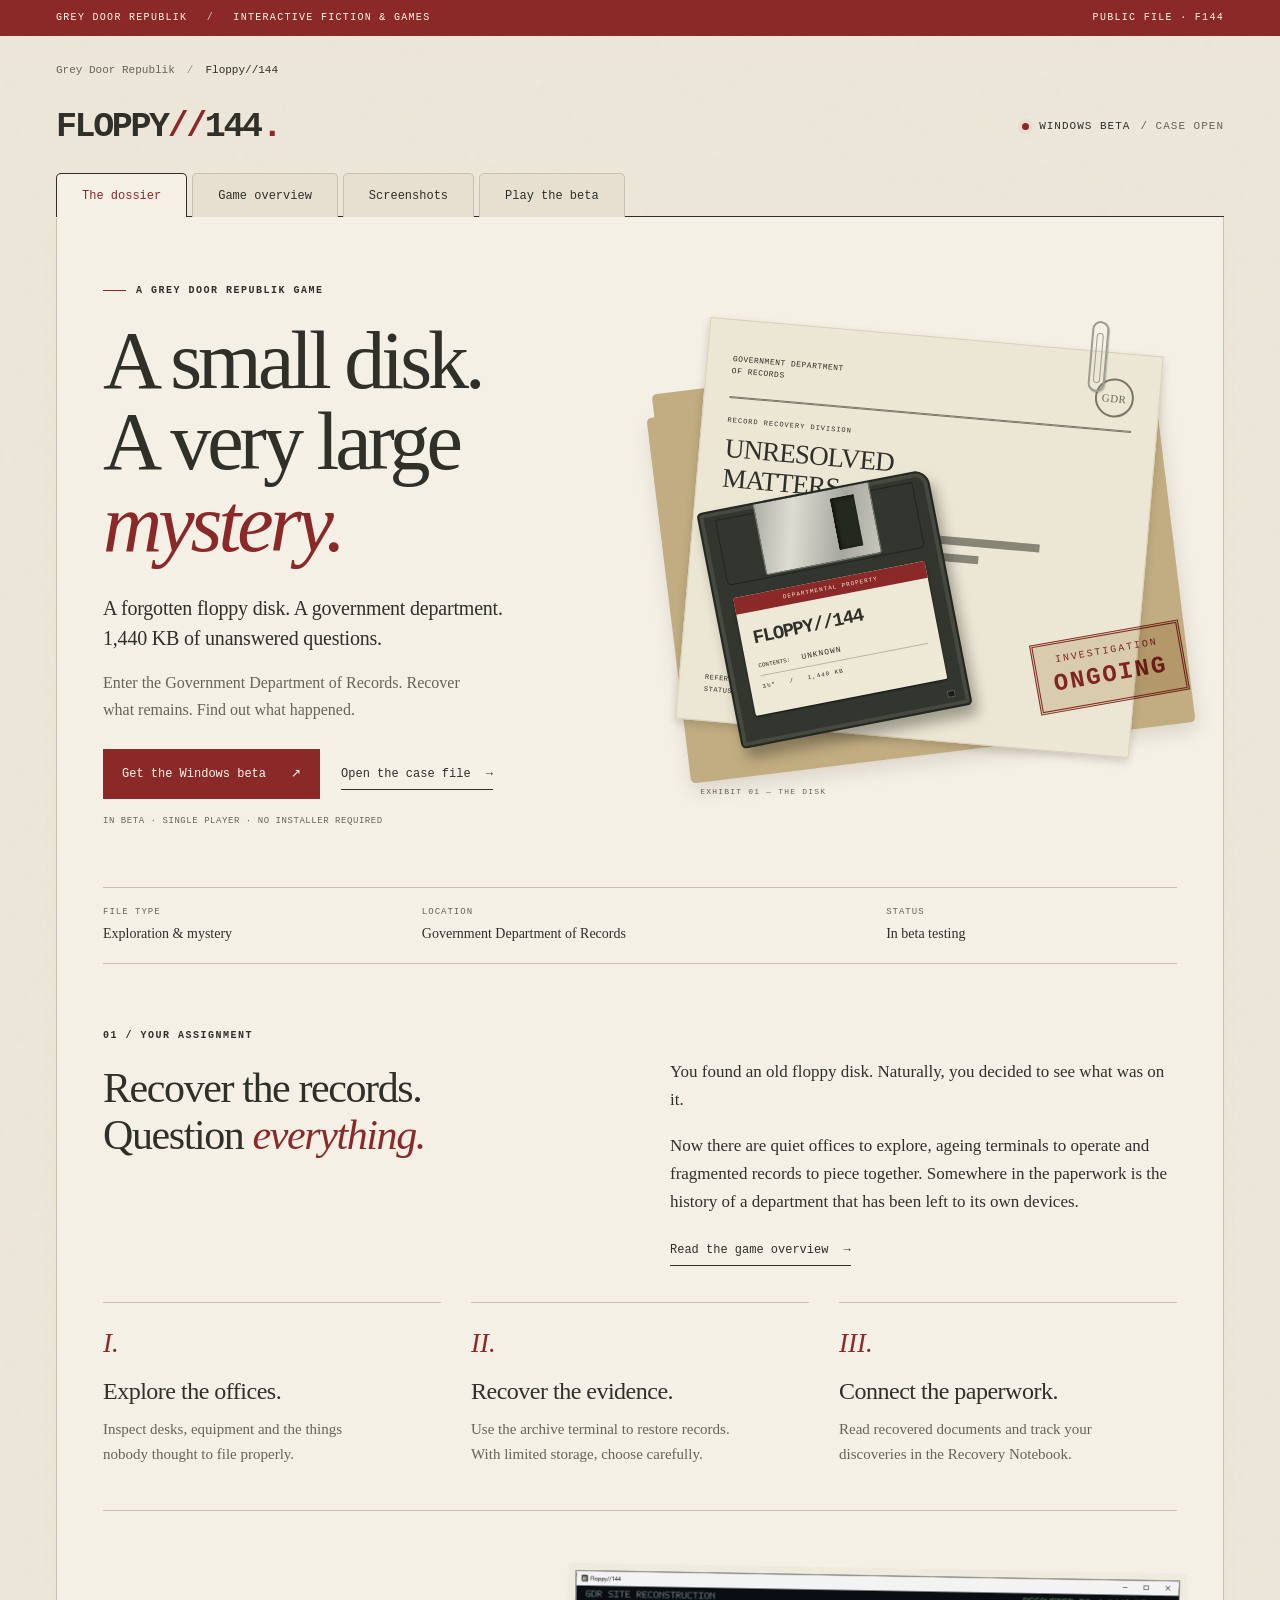
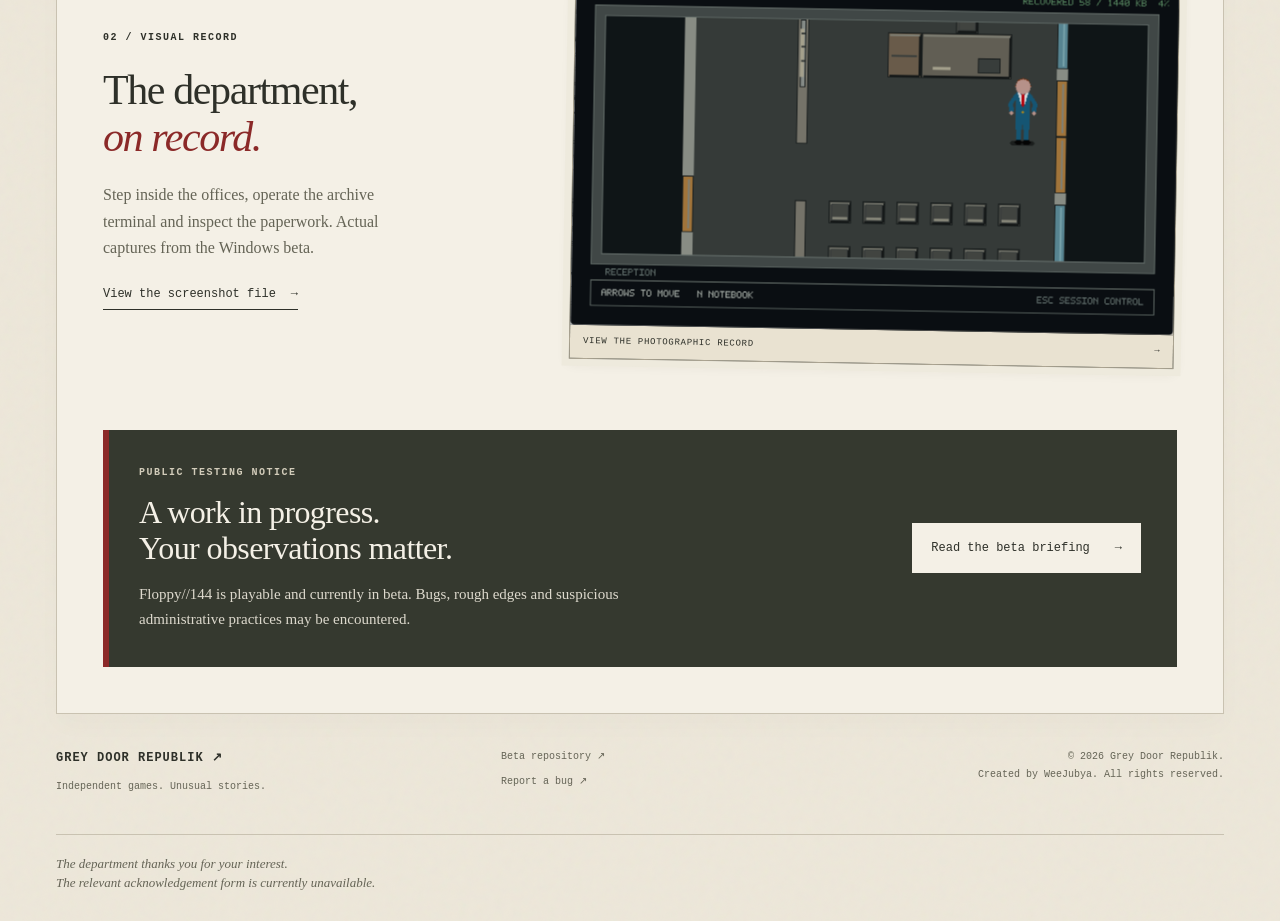
<file: index.html>
<!doctype html>
<html lang="en-GB">
<head>
<meta charset="utf-8">
<meta name="viewport" content="width=device-width, initial-scale=1">
<meta name="theme-color" content="#ede7d9">
<title>A small disk. A very large mystery. — Floppy//144</title>
<meta name="description" content="Explore the Government Department of Records in Floppy//144, a retro exploration and mystery game. Available as a standalone Windows beta.">
<link rel="canonical" href="https://greydoorrepublik.github.io/floppy144/">
<meta property="og:title" content="A small disk. A very large mystery. — Floppy//144">
<meta property="og:description" content="Explore the Government Department of Records in Floppy//144, a retro exploration and mystery game. Available as a standalone Windows beta.">
<meta property="og:type" content="website">
<meta property="og:url" content="https://greydoorrepublik.github.io/floppy144/">
<link rel="icon" href="assets/favicon.svg" type="image/svg+xml">
<link rel="stylesheet" href="assets/style.css">
</head>
<body>
<a class="skip-link" href="#main">Skip to content</a>
<div class="registry"><div class="wrap registry-inner"><span>GREY DOOR REPUBLIK <span class="registry-separator">/</span> INTERACTIVE FICTION &amp; GAMES</span><span class="registry-id">PUBLIC FILE · F144</span></div></div>
<header class="wrap site-header">
<nav class="breadcrumb" aria-label="Breadcrumb"><a href="https://greydoorrepublik.github.io/">Grey Door Republik</a><span aria-hidden="true">/</span><span aria-current="page">Floppy//144</span></nav>
<div class="masthead"><a class="wordmark" href="index.html" aria-label="Floppy 144 home">FLOPPY<span>//</span>144<span class="wordmark-dot">.</span></a><span class="edition"><span class="status-dot" aria-hidden="true"></span> WINDOWS BETA <span class="edition-detail">/ CASE OPEN</span></span></div>
<nav class="file-tabs" aria-label="Main navigation"><a href="index.html" aria-current="page">The dossier</a><a href="overview.html">Game overview</a><a href="screenshots.html">Screenshots</a><a href="beta.html">Play the beta</a></nav>
</header>
<main id="main" class="wrap" tabindex="-1">
<section class="hero" aria-labelledby="hero-title">
<div class="hero-copy"><p class="eyebrow"><span class="tiny-rule"></span> A GREY DOOR REPUBLIK GAME</p><h1 id="hero-title">A small disk.<br>A very large<br><em>mystery.</em></h1><p class="hero-intro">A forgotten floppy disk. A government department.<br class="desktop-break"> 1,440 KB of unanswered questions.</p><p class="hero-description">Enter the Government Department of Records. Recover what remains. Find out what happened.</p><div class="actions"><a class="button" href="https://github.com/GreyDoorRepublik/Floppy144-beta/releases">Get the Windows beta <span aria-hidden="true">↗</span></a><a class="text-link" href="overview.html">Open the case file <span aria-hidden="true">→</span></a></div><p class="download-note">IN BETA · SINGLE PLAYER · NO INSTALLER REQUIRED</p></div>
<div class="evidence-scene" role="img" aria-label="Illustrated evidence dossier with a floppy disk labelled Floppy 144 and a stamp reading Investigation ongoing. Decorative artwork, not a game screenshot.">
<div class="folder-back"></div><div class="case-sheet"><div class="sheet-top"><span>GOVERNMENT DEPARTMENT<br>OF RECORDS</span><span class="gdr-seal">GDR</span></div><div class="sheet-rule"></div><span class="sheet-micro">RECORD RECOVERY DIVISION</span><span class="sheet-title">UNRESOLVED<br>MATTERS.</span><div class="redacted"><i></i><i></i><i></i></div><span class="sheet-reference">REFERENCE: F144 / FILE 001<br>STATUS: AWAITING INVESTIGATION</span></div>
<div class="disk"><div class="disk-shutter"><div></div></div><div class="disk-label"><span class="disk-label-top">DEPARTMENTAL PROPERTY</span><strong>FLOPPY//144</strong><span class="disk-label-line">CONTENTS: <span>UNKNOWN</span></span><span class="disk-label-bottom">3½″ &nbsp; / &nbsp; 1,440 KB</span></div><div class="disk-hole"></div></div><div class="paperclip"></div><div class="stamp">INVESTIGATION<br><strong>ONGOING</strong></div><span class="exhibit-label">EXHIBIT 01 <span aria-hidden="true">—</span> THE DISK</span>
</div>
</section>
<div class="record-strip"><span><b>FILE TYPE</b> Exploration &amp; mystery</span><span><b>LOCATION</b> Government Department of Records</span><span><b>STATUS</b> In beta testing</span></div>
<section class="intro-grid section-space" aria-labelledby="assignment-title"><div><p class="eyebrow">01 / YOUR ASSIGNMENT</p><h2 id="assignment-title">Recover the records.<br>Question <em>everything.</em></h2></div><div class="intro-text"><p>You found an old floppy disk. Naturally, you decided to see what was on it.</p><p>Now there are quiet offices to explore, ageing terminals to operate and fragmented records to piece together. Somewhere in the paperwork is the history of a department that has been left to its own devices.</p><a class="text-link" href="overview.html">Read the game overview <span aria-hidden="true">→</span></a></div></section>
<section class="procedure-grid" aria-label="How you investigate"><article><span class="procedure-number">I.</span><h3>Explore the offices.</h3><p>Inspect desks, equipment and the things nobody thought to file properly.</p></article><article><span class="procedure-number">II.</span><h3>Recover the evidence.</h3><p>Use the archive terminal to restore records. With limited storage, choose carefully.</p></article><article><span class="procedure-number">III.</span><h3>Connect the paperwork.</h3><p>Read recovered documents and track your discoveries in the Recovery Notebook.</p></article></section>
<section class="screenshot-teaser section-space"><div><p class="eyebrow">02 / VISUAL RECORD</p><h2>The department,<br><em>on record.</em></h2><p>Step inside the offices, operate the archive terminal and inspect the paperwork. Actual captures from the Windows beta.</p><a class="text-link" href="screenshots.html">View the screenshot file <span aria-hidden="true">→</span></a></div><a href="screenshots.html#reception" class="screenshot-photo" aria-label="View the Floppy 144 screenshot gallery, starting with reception"><img src="assets/screenshots/reception.png" width="1282" height="752" alt="Floppy 144 reception area with the player beside a desk and rows of waiting chairs." loading="lazy" decoding="async"><span class="photo-open">VIEW THE PHOTOGRAPHIC RECORD <span aria-hidden="true">→</span></span></a></section>
<aside class="beta-callout"><div><p class="eyebrow">PUBLIC TESTING NOTICE</p><h2>A work in progress.<br>Your observations matter.</h2><p>Floppy//144 is playable and currently in beta. Bugs, rough edges and suspicious administrative practices may be encountered.</p></div><a class="button button-light" href="beta.html">Read the beta briefing <span aria-hidden="true">→</span></a></aside>
</main>
<footer class="wrap site-footer"><div class="footer-brand"><a href="https://greydoorrepublik.github.io/">GREY DOOR REPUBLIK <span aria-hidden="true">↗</span></a><p>Independent games. Unusual stories.</p></div><div class="footer-links"><a href="https://github.com/GreyDoorRepublik/Floppy144-beta">Beta repository <span aria-hidden="true">↗</span></a><a href="https://github.com/GreyDoorRepublik/Floppy144-beta/issues">Report a bug <span aria-hidden="true">↗</span></a></div><p class="copyright">© 2026 Grey Door Republik.<br>Created by WeeJubya. All rights reserved.</p><p class="footer-note">The department thanks you for your interest.<br>The relevant acknowledgement form is currently unavailable.</p></footer>
</body>
</html>
</file>
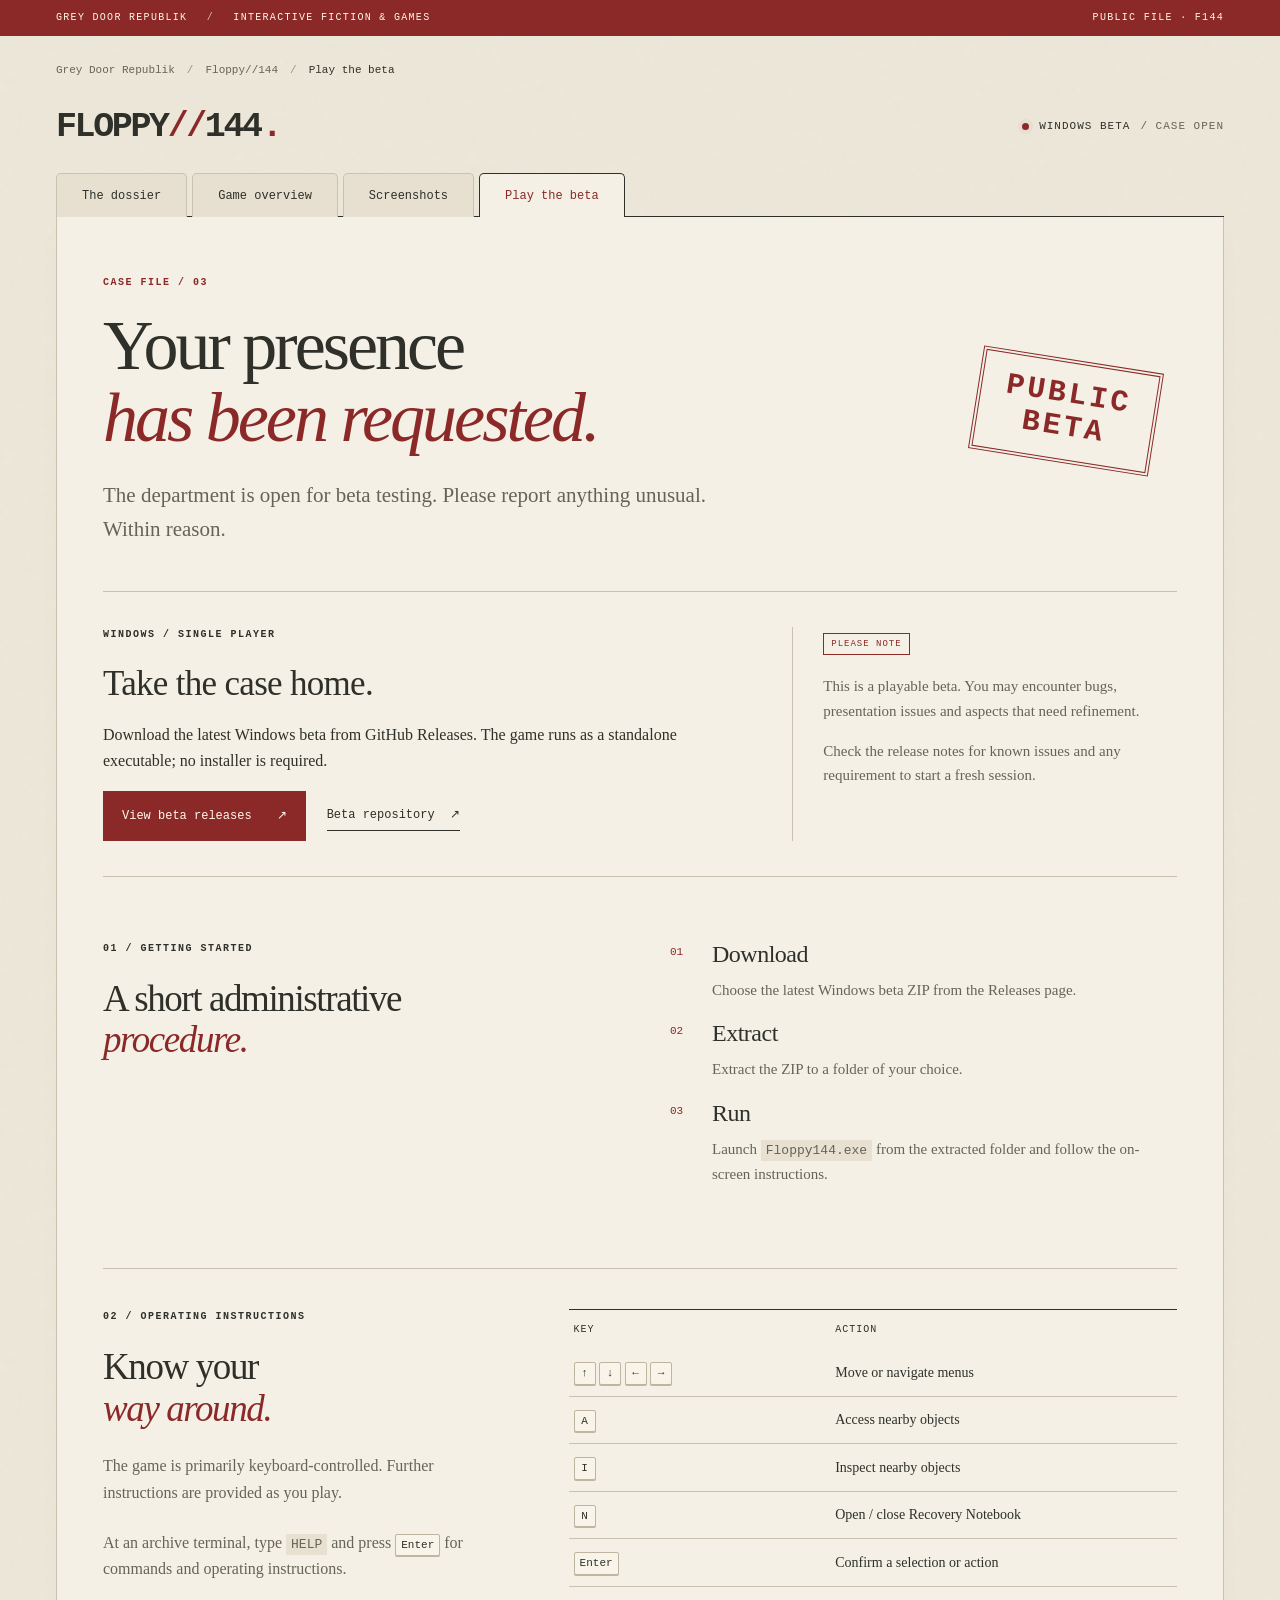
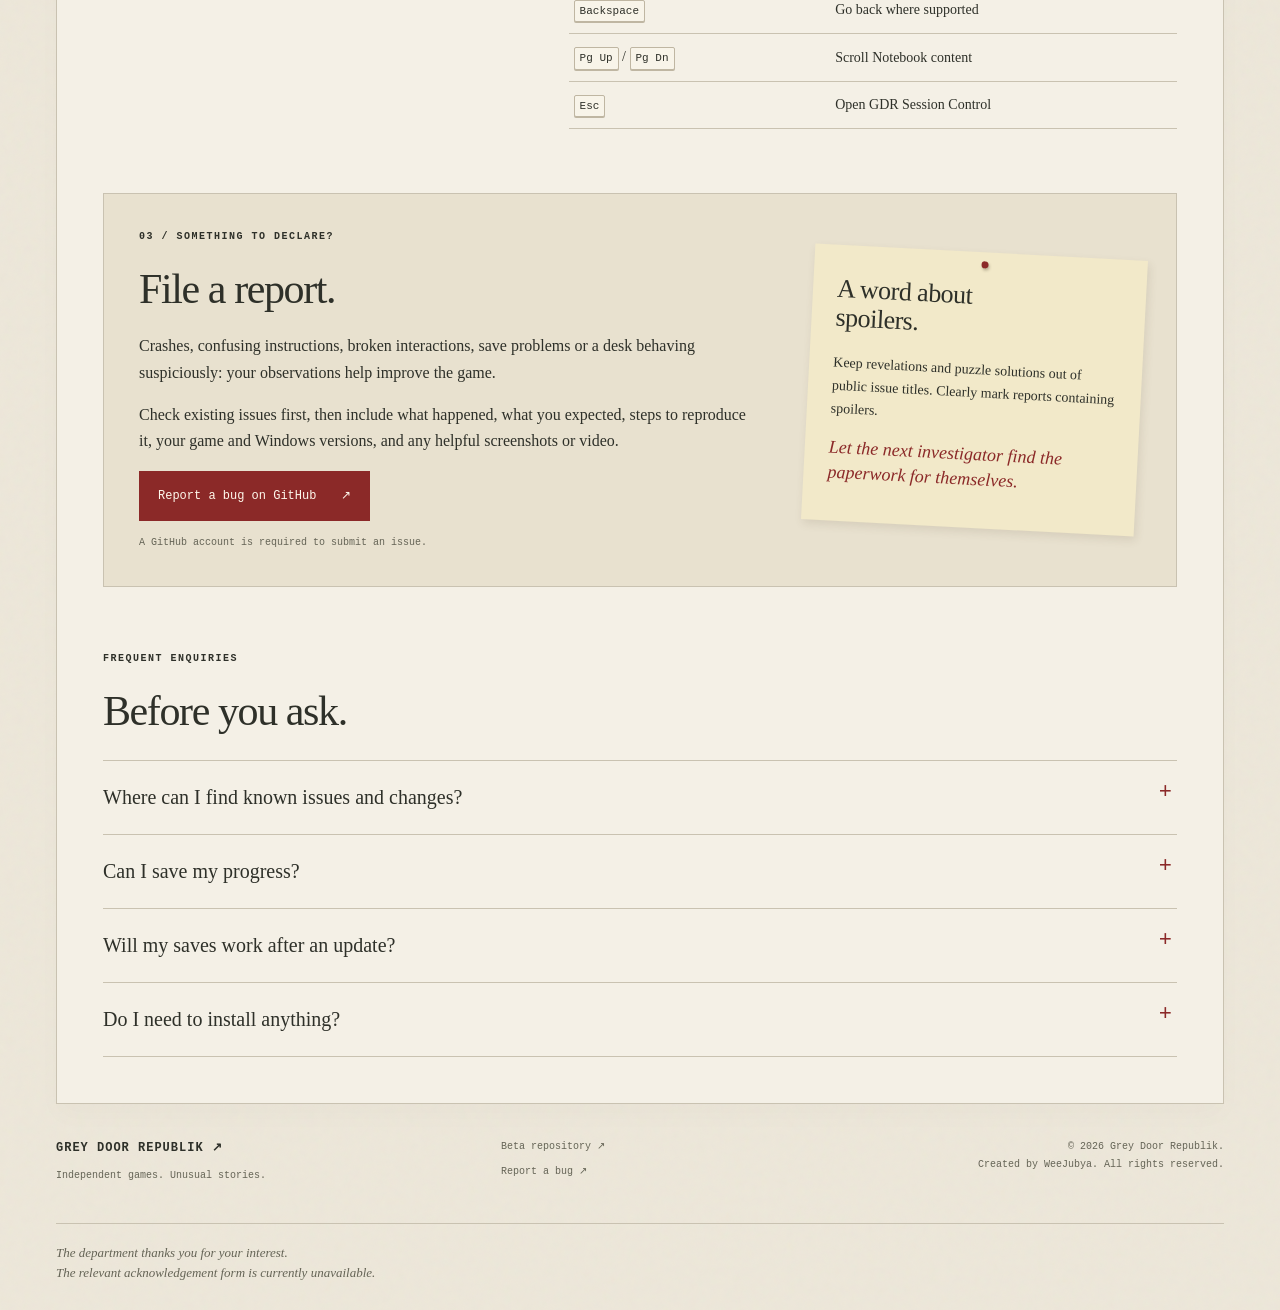
<file: beta.html>
<!doctype html>
<html lang="en-GB">
<head>
<meta charset="utf-8">
<meta name="viewport" content="width=device-width, initial-scale=1">
<meta name="theme-color" content="#ede7d9">
<title>Play the beta — Floppy//144</title>
<meta name="description" content="Download the Floppy//144 Windows beta, learn the keyboard controls and help improve the game by reporting bugs.">
<link rel="canonical" href="https://greydoorrepublik.github.io/floppy144/beta.html">
<meta property="og:title" content="Play the beta — Floppy//144">
<meta property="og:description" content="Download the Floppy//144 Windows beta, learn the keyboard controls and help improve the game by reporting bugs.">
<meta property="og:type" content="website">
<meta property="og:url" content="https://greydoorrepublik.github.io/floppy144/beta.html">
<link rel="icon" href="assets/favicon.svg" type="image/svg+xml">
<link rel="stylesheet" href="assets/style.css">
</head>
<body>
<a class="skip-link" href="#main">Skip to content</a>
<div class="registry"><div class="wrap registry-inner"><span>GREY DOOR REPUBLIK <span class="registry-separator">/</span> INTERACTIVE FICTION &amp; GAMES</span><span class="registry-id">PUBLIC FILE · F144</span></div></div>
<header class="wrap site-header">
<nav class="breadcrumb" aria-label="Breadcrumb"><a href="https://greydoorrepublik.github.io/">Grey Door Republik</a><span aria-hidden="true">/</span><a href="index.html">Floppy//144</a><span aria-hidden="true">/</span><span aria-current="page">Play the beta</span></nav>
<div class="masthead"><a class="wordmark" href="index.html" aria-label="Floppy 144 home">FLOPPY<span>//</span>144<span class="wordmark-dot">.</span></a><span class="edition"><span class="status-dot" aria-hidden="true"></span> WINDOWS BETA <span class="edition-detail">/ CASE OPEN</span></span></div>
<nav class="file-tabs" aria-label="Main navigation"><a href="index.html">The dossier</a><a href="overview.html">Game overview</a><a href="screenshots.html">Screenshots</a><a href="beta.html" aria-current="page">Play the beta</a></nav>
</header>
<main id="main" class="wrap" tabindex="-1">
<section class="page-heading beta-heading"><div><p class="eyebrow">CASE FILE / 03</p><h1>Your presence<br><em>has been requested.</em></h1><p class="page-deck">The department is open for beta testing. Please report anything unusual. Within reason.</p></div><span class="large-stamp">PUBLIC<br>BETA</span></section>
<section class="download-panel"><div><p class="eyebrow">WINDOWS / SINGLE PLAYER</p><h2>Take the case home.</h2><p>Download the latest Windows beta from GitHub Releases. The game runs as a standalone executable; no installer is required.</p><div class="actions"><a class="button" href="https://github.com/GreyDoorRepublik/Floppy144-beta/releases">View beta releases <span aria-hidden="true">↗</span></a><a class="text-link" href="https://github.com/GreyDoorRepublik/Floppy144-beta">Beta repository <span aria-hidden="true">↗</span></a></div></div><div class="beta-warning"><span class="inline-stamp">PLEASE NOTE</span><p>This is a playable beta. You may encounter bugs, presentation issues and aspects that need refinement.</p><p>Check the release notes for known issues and any requirement to start a fresh session.</p></div></section>
<section class="section-space install-section"><div><p class="eyebrow">01 / GETTING STARTED</p><h2>A short administrative<br><em>procedure.</em></h2></div><ol class="install-steps"><li><h3>Download</h3><p>Choose the latest Windows beta ZIP from the Releases page.</p></li><li><h3>Extract</h3><p>Extract the ZIP to a folder of your choice.</p></li><li><h3>Run</h3><p>Launch <code>Floppy144.exe</code> from the extracted folder and follow the on-screen instructions.</p></li></ol></section>
<section class="controls-section section-space"><div><p class="eyebrow">02 / OPERATING INSTRUCTIONS</p><h2>Know your<br><em>way around.</em></h2><p>The game is primarily keyboard-controlled. Further instructions are provided as you play.</p><p>At an archive terminal, type <code>HELP</code> and press <kbd>Enter</kbd> for commands and operating instructions.</p></div><div class="controls-table-wrap"><table class="controls-table"><caption class="visually-hidden">Floppy 144 keyboard controls</caption><thead><tr><th scope="col">Key</th><th scope="col">Action</th></tr></thead><tbody><tr><td><kbd>↑</kbd> <kbd>↓</kbd> <kbd>←</kbd> <kbd>→</kbd></td><td>Move or navigate menus</td></tr><tr><td><kbd>A</kbd></td><td>Access nearby objects</td></tr><tr><td><kbd>I</kbd></td><td>Inspect nearby objects</td></tr><tr><td><kbd>N</kbd></td><td>Open / close Recovery Notebook</td></tr><tr><td><kbd>Enter</kbd></td><td>Confirm a selection or action</td></tr><tr><td><kbd>Backspace</kbd></td><td>Go back where supported</td></tr><tr><td><kbd>Pg Up</kbd> / <kbd>Pg Dn</kbd></td><td>Scroll Notebook content</td></tr><tr><td><kbd>Esc</kbd></td><td>Open GDR Session Control</td></tr></tbody></table></div></section>
<section class="feedback-panel section-space"><div><p class="eyebrow">03 / SOMETHING TO DECLARE?</p><h2>File a report.</h2><p>Crashes, confusing instructions, broken interactions, save problems or a desk behaving suspiciously: your observations help improve the game.</p><p>Check existing issues first, then include what happened, what you expected, steps to reproduce it, your game and Windows versions, and any helpful screenshots or video.</p><a class="button" href="https://github.com/GreyDoorRepublik/Floppy144-beta/issues/new?title=%5BBeta%5D+Brief+description&amp;body=%23%23+What+happened%0A%0A%23%23+What+I+expected%0A%0A%23%23+Steps+to+reproduce%0A1.+%0A%0A%23%23+Game+version%0A%0A%23%23+Windows+version%0A%0A%23%23+Screenshots+or+video%0A%0APlease+mark+any+spoilers+clearly+and+avoid+spoilers+in+the+issue+title.">Report a bug on GitHub <span aria-hidden="true">↗</span></a><p class="small-note">A GitHub account is required to submit an issue.</p></div><aside class="report-note"><span class="note-pin" aria-hidden="true"></span><h3>A word about<br>spoilers.</h3><p>Keep revelations and puzzle solutions out of public issue titles. Clearly mark reports containing spoilers.</p><p class="handwritten">Let the next investigator find the paperwork for themselves.</p></aside></section>
<section class="faq section-space"><p class="eyebrow">FREQUENT ENQUIRIES</p><h2>Before you ask.</h2><details><summary>Where can I find known issues and changes?</summary><p>Read the release notes on <a href="https://github.com/GreyDoorRepublik/Floppy144-beta/releases">GitHub Releases</a> and check <a href="https://github.com/GreyDoorRepublik/Floppy144-beta/issues">existing issues</a> before submitting a report.</p></details><details><summary>Can I save my progress?</summary><p>Yes. Floppy//144 supports manual saving, loading and automatic saving. Press <kbd>Esc</kbd> to open GDR Session Control. You can adjust autosave frequency in Settings. Progress, your profile and settings are stored locally.</p></details><details><summary>Will my saves work after an update?</summary><p>Beta updates may occasionally require a fresh game session. Any such requirement will be noted with the release. Check those notes before updating.</p></details><details><summary>Do I need to install anything?</summary><p>No installer is required. Extract the Windows beta ZIP and run <code>Floppy144.exe</code> from the extracted folder. Do not try to launch it from inside the ZIP.</p></details></section>
</main>
<footer class="wrap site-footer"><div class="footer-brand"><a href="https://greydoorrepublik.github.io/">GREY DOOR REPUBLIK <span aria-hidden="true">↗</span></a><p>Independent games. Unusual stories.</p></div><div class="footer-links"><a href="https://github.com/GreyDoorRepublik/Floppy144-beta">Beta repository <span aria-hidden="true">↗</span></a><a href="https://github.com/GreyDoorRepublik/Floppy144-beta/issues">Report a bug <span aria-hidden="true">↗</span></a></div><p class="copyright">© 2026 Grey Door Republik.<br>Created by WeeJubya. All rights reserved.</p><p class="footer-note">The department thanks you for your interest.<br>The relevant acknowledgement form is currently unavailable.</p></footer>
</body>
</html>
</file>
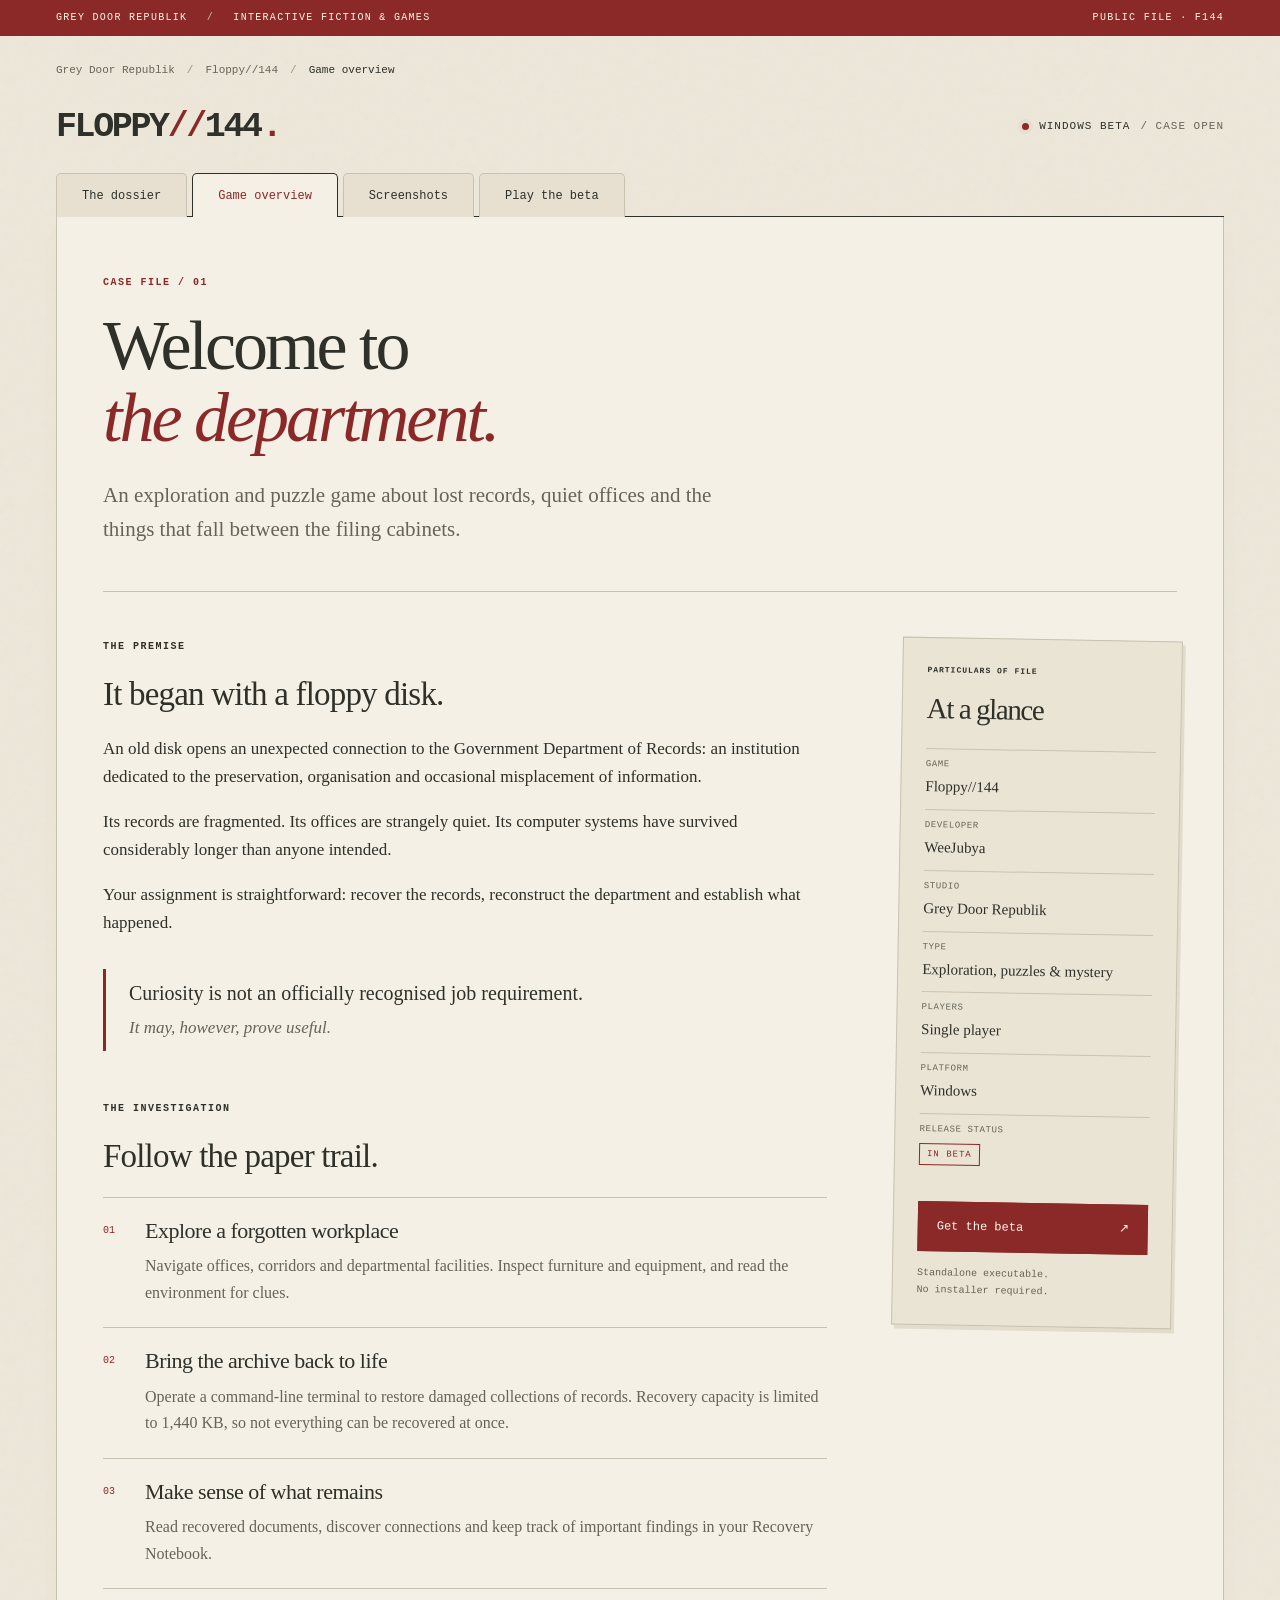
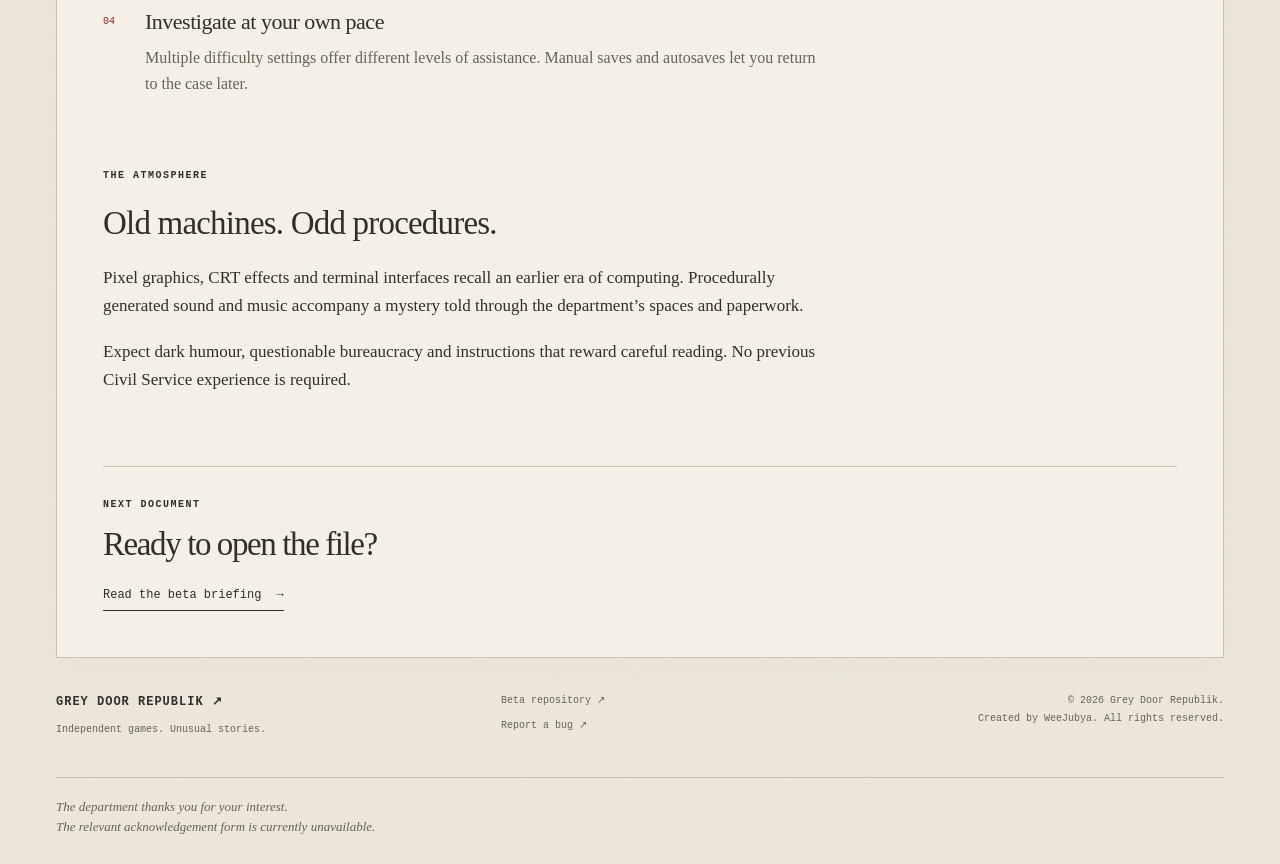
<file: overview.html>
<!doctype html>
<html lang="en-GB">
<head>
<meta charset="utf-8">
<meta name="viewport" content="width=device-width, initial-scale=1">
<meta name="theme-color" content="#ede7d9">
<title>Game overview — Floppy//144</title>
<meta name="description" content="A spoiler-free introduction to Floppy//144: office exploration, command-line record recovery, environmental storytelling and 1,440 KB of storage.">
<link rel="canonical" href="https://greydoorrepublik.github.io/floppy144/overview.html">
<meta property="og:title" content="Game overview — Floppy//144">
<meta property="og:description" content="A spoiler-free introduction to Floppy//144: office exploration, command-line record recovery, environmental storytelling and 1,440 KB of storage.">
<meta property="og:type" content="website">
<meta property="og:url" content="https://greydoorrepublik.github.io/floppy144/overview.html">
<link rel="icon" href="assets/favicon.svg" type="image/svg+xml">
<link rel="stylesheet" href="assets/style.css">
</head>
<body>
<a class="skip-link" href="#main">Skip to content</a>
<div class="registry"><div class="wrap registry-inner"><span>GREY DOOR REPUBLIK <span class="registry-separator">/</span> INTERACTIVE FICTION &amp; GAMES</span><span class="registry-id">PUBLIC FILE · F144</span></div></div>
<header class="wrap site-header">
<nav class="breadcrumb" aria-label="Breadcrumb"><a href="https://greydoorrepublik.github.io/">Grey Door Republik</a><span aria-hidden="true">/</span><a href="index.html">Floppy//144</a><span aria-hidden="true">/</span><span aria-current="page">Game overview</span></nav>
<div class="masthead"><a class="wordmark" href="index.html" aria-label="Floppy 144 home">FLOPPY<span>//</span>144<span class="wordmark-dot">.</span></a><span class="edition"><span class="status-dot" aria-hidden="true"></span> WINDOWS BETA <span class="edition-detail">/ CASE OPEN</span></span></div>
<nav class="file-tabs" aria-label="Main navigation"><a href="index.html">The dossier</a><a href="overview.html" aria-current="page">Game overview</a><a href="screenshots.html">Screenshots</a><a href="beta.html">Play the beta</a></nav>
</header>
<main id="main" class="wrap" tabindex="-1">
<section class="page-heading"><p class="eyebrow">CASE FILE / 01</p><h1>Welcome to<br><em>the department.</em></h1><p class="page-deck">An exploration and puzzle game about lost records, quiet offices and the things that fall between the filing cabinets.</p></section>
<div class="overview-layout"><article class="overview-article"><section><p class="eyebrow">THE PREMISE</p><h2>It began with a floppy disk.</h2><p>An old disk opens an unexpected connection to the Government Department of Records: an institution dedicated to the preservation, organisation and occasional misplacement of information.</p><p>Its records are fragmented. Its offices are strangely quiet. Its computer systems have survived considerably longer than anyone intended.</p><p>Your assignment is straightforward: recover the records, reconstruct the department and establish what happened.</p><blockquote>Curiosity is not an officially recognised job requirement.<br><em>It may, however, prove useful.</em></blockquote></section>
<section class="article-section"><p class="eyebrow">THE INVESTIGATION</p><h2>Follow the paper trail.</h2><div class="feature-row"><span>01</span><div><h3>Explore a forgotten workplace</h3><p>Navigate offices, corridors and departmental facilities. Inspect furniture and equipment, and read the environment for clues.</p></div></div><div class="feature-row"><span>02</span><div><h3>Bring the archive back to life</h3><p>Operate a command-line terminal to restore damaged collections of records. Recovery capacity is limited to 1,440 KB, so not everything can be recovered at once.</p></div></div><div class="feature-row"><span>03</span><div><h3>Make sense of what remains</h3><p>Read recovered documents, discover connections and keep track of important findings in your Recovery Notebook.</p></div></div><div class="feature-row"><span>04</span><div><h3>Investigate at your own pace</h3><p>Multiple difficulty settings offer different levels of assistance. Manual saves and autosaves let you return to the case later.</p></div></div></section>
<section class="article-section"><p class="eyebrow">THE ATMOSPHERE</p><h2>Old machines. Odd procedures.</h2><p>Pixel graphics, CRT effects and terminal interfaces recall an earlier era of computing. Procedurally generated sound and music accompany a mystery told through the department’s spaces and paperwork.</p><p>Expect dark humour, questionable bureaucracy and instructions that reward careful reading. No previous Civil Service experience is required.</p></section></article>
<aside class="facts-sheet"><p class="eyebrow">PARTICULARS OF FILE</p><h2>At a glance</h2><dl><div><dt>Game</dt><dd>Floppy//144</dd></div><div><dt>Developer</dt><dd>WeeJubya</dd></div><div><dt>Studio</dt><dd>Grey Door Republik</dd></div><div><dt>Type</dt><dd>Exploration, puzzles &amp; mystery</dd></div><div><dt>Players</dt><dd>Single player</dd></div><div><dt>Platform</dt><dd>Windows</dd></div><div><dt>Release status</dt><dd><span class="inline-stamp">IN BETA</span></dd></div></dl><a class="button" href="https://github.com/GreyDoorRepublik/Floppy144-beta/releases">Get the beta <span aria-hidden="true">↗</span></a><p class="small-note">Standalone executable.<br>No installer required.</p></aside></div>
<section class="closing-note"><span class="eyebrow">NEXT DOCUMENT</span><h2>Ready to open the file?</h2><a class="text-link" href="beta.html">Read the beta briefing <span aria-hidden="true">→</span></a></section>
</main>
<footer class="wrap site-footer"><div class="footer-brand"><a href="https://greydoorrepublik.github.io/">GREY DOOR REPUBLIK <span aria-hidden="true">↗</span></a><p>Independent games. Unusual stories.</p></div><div class="footer-links"><a href="https://github.com/GreyDoorRepublik/Floppy144-beta">Beta repository <span aria-hidden="true">↗</span></a><a href="https://github.com/GreyDoorRepublik/Floppy144-beta/issues">Report a bug <span aria-hidden="true">↗</span></a></div><p class="copyright">© 2026 Grey Door Republik.<br>Created by WeeJubya. All rights reserved.</p><p class="footer-note">The department thanks you for your interest.<br>The relevant acknowledgement form is currently unavailable.</p></footer>
</body>
</html>
</file>
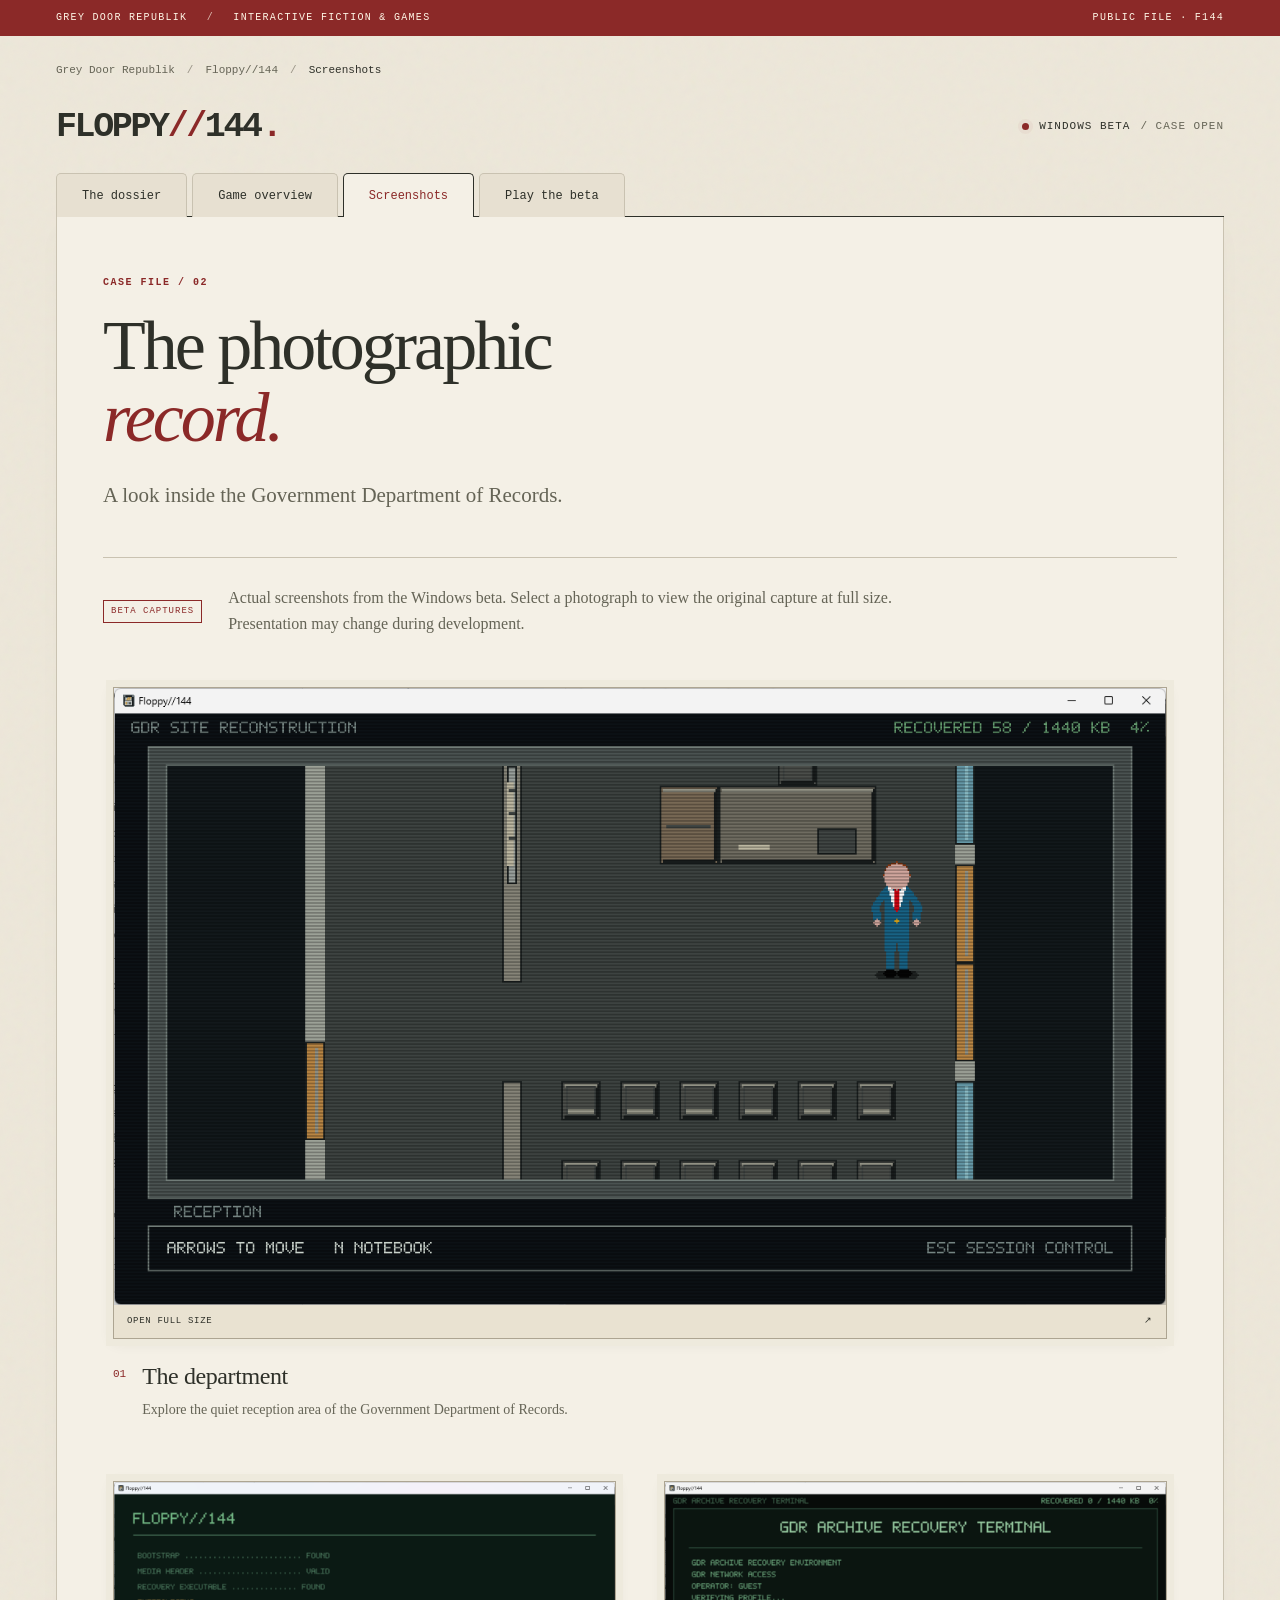
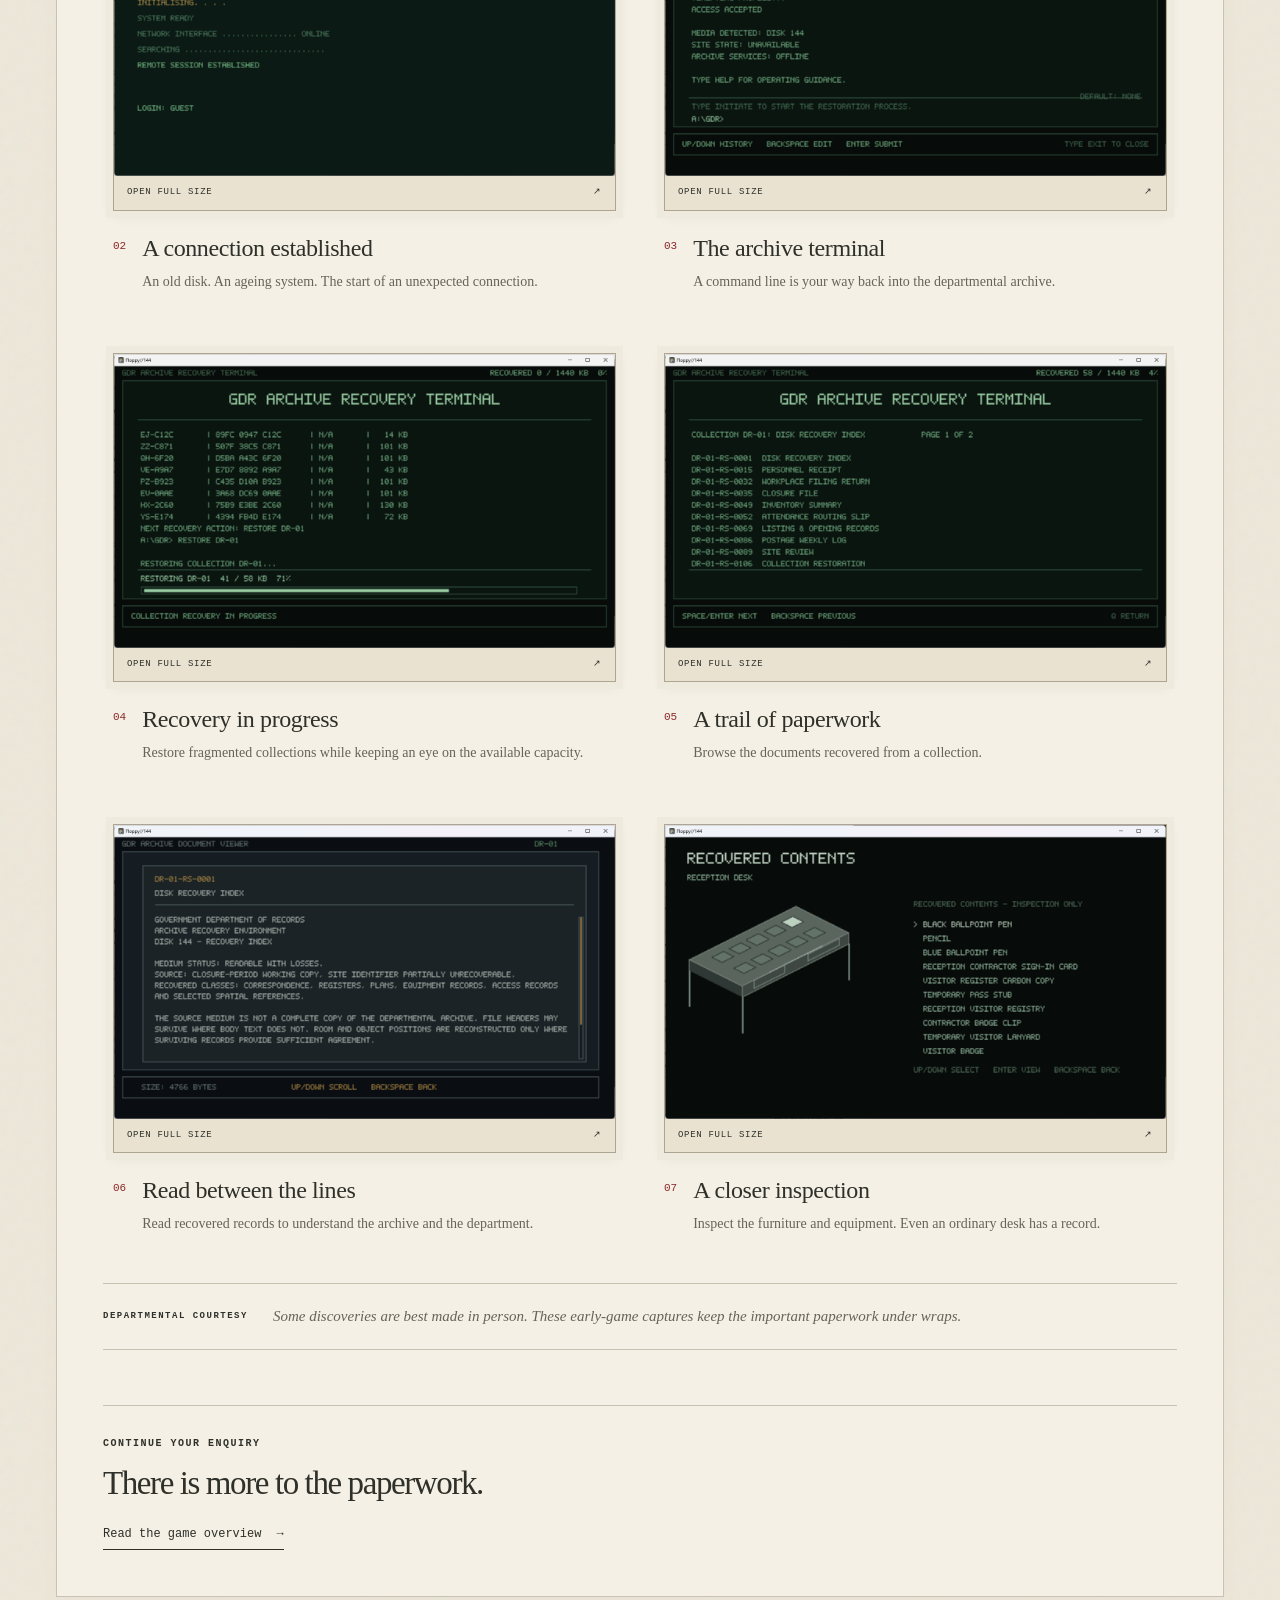
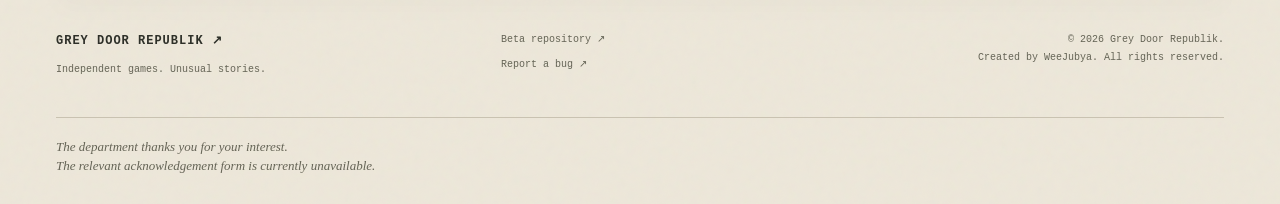
<file: screenshots.html>
<!doctype html>
<html lang="en-GB">
<head>
<meta charset="utf-8">
<meta name="viewport" content="width=device-width, initial-scale=1">
<meta name="theme-color" content="#ede7d9">
<title>Screenshots — Floppy//144</title>
<meta name="description" content="Screenshots from the Floppy//144 Windows beta: explore the department, recover archive records and inspect the paperwork.">
<link rel="canonical" href="https://greydoorrepublik.github.io/floppy144/screenshots.html">
<meta property="og:title" content="Screenshots — Floppy//144">
<meta property="og:description" content="Screenshots from the Floppy//144 Windows beta: explore the department, recover archive records and inspect the paperwork.">
<meta property="og:type" content="website">
<meta property="og:url" content="https://greydoorrepublik.github.io/floppy144/screenshots.html">
<link rel="icon" href="assets/favicon.svg" type="image/svg+xml">
<link rel="stylesheet" href="assets/style.css">
</head>
<body>
<a class="skip-link" href="#main">Skip to content</a>
<div class="registry"><div class="wrap registry-inner"><span>GREY DOOR REPUBLIK <span class="registry-separator">/</span> INTERACTIVE FICTION &amp; GAMES</span><span class="registry-id">PUBLIC FILE · F144</span></div></div>
<header class="wrap site-header">
<nav class="breadcrumb" aria-label="Breadcrumb"><a href="https://greydoorrepublik.github.io/">Grey Door Republik</a><span aria-hidden="true">/</span><a href="index.html">Floppy//144</a><span aria-hidden="true">/</span><span aria-current="page">Screenshots</span></nav>
<div class="masthead"><a class="wordmark" href="index.html" aria-label="Floppy 144 home">FLOPPY<span>//</span>144<span class="wordmark-dot">.</span></a><span class="edition"><span class="status-dot" aria-hidden="true"></span> WINDOWS BETA <span class="edition-detail">/ CASE OPEN</span></span></div>
<nav class="file-tabs" aria-label="Main navigation"><a href="index.html">The dossier</a><a href="overview.html">Game overview</a><a href="screenshots.html" aria-current="page">Screenshots</a><a href="beta.html">Play the beta</a></nav>
</header>
<main id="main" class="wrap" tabindex="-1">
<section class="page-heading"><p class="eyebrow">CASE FILE / 02</p><h1>The photographic<br><em>record.</em></h1><p class="page-deck">A look inside the Government Department of Records.</p></section>
<div class="gallery-notice"><span class="inline-stamp">BETA CAPTURES</span><p>Actual screenshots from the Windows beta. Select a photograph to view the original capture at full size. Presentation may change during development.</p></div>
<section class="gallery-grid" aria-label="Screenshots from the Windows beta"><figure class="gallery-item" id="reception">
  <a class="screenshot-photo" href="assets/screenshots/reception.png" aria-label="View the department screenshot at full size">
    <img src="assets/screenshots/reception.png" width="1282" height="752" alt="Pixel-art reception with the player beside the desk, rows of waiting chairs and the site reconstruction interface." loading="eager" decoding="async">
    <span class="photo-open">OPEN FULL SIZE <span aria-hidden="true">↗</span></span>
  </a>
  <figcaption><span>01</span><div><h2>The department</h2><p>Explore the quiet reception area of the Government Department of Records.</p></div></figcaption>
</figure>
<figure class="gallery-item" id="remote-session">
  <a class="screenshot-photo" href="assets/screenshots/remote-session.png" aria-label="View a connection established screenshot at full size">
    <img src="assets/screenshots/remote-session.png" width="1282" height="752" alt="Green terminal startup screen showing Floppy 144 initialising and a remote session being established." loading="lazy" decoding="async">
    <span class="photo-open">OPEN FULL SIZE <span aria-hidden="true">↗</span></span>
  </a>
  <figcaption><span>02</span><div><h2>A connection established</h2><p>An old disk. An ageing system. The start of an unexpected connection.</p></div></figcaption>
</figure>
<figure class="gallery-item" id="archive-terminal">
  <a class="screenshot-photo" href="assets/screenshots/archive-terminal.png" aria-label="View the archive terminal screenshot at full size">
    <img src="assets/screenshots/archive-terminal.png" width="1282" height="752" alt="GDR Archive Recovery Terminal welcoming the guest operator and inviting them to type HELP." loading="lazy" decoding="async">
    <span class="photo-open">OPEN FULL SIZE <span aria-hidden="true">↗</span></span>
  </a>
  <figcaption><span>03</span><div><h2>The archive terminal</h2><p>A command line is your way back into the departmental archive.</p></div></figcaption>
</figure>
<figure class="gallery-item" id="record-recovery">
  <a class="screenshot-photo" href="assets/screenshots/record-recovery.png" aria-label="View recovery in progress screenshot at full size">
    <img src="assets/screenshots/record-recovery.png" width="1282" height="752" alt="Archive terminal restoring collection DR-01 with a visible recovery progress bar." loading="lazy" decoding="async">
    <span class="photo-open">OPEN FULL SIZE <span aria-hidden="true">↗</span></span>
  </a>
  <figcaption><span>04</span><div><h2>Recovery in progress</h2><p>Restore fragmented collections while keeping an eye on the available capacity.</p></div></figcaption>
</figure>
<figure class="gallery-item" id="recovery-index">
  <a class="screenshot-photo" href="assets/screenshots/recovery-index.png" aria-label="View a trail of paperwork screenshot at full size">
    <img src="assets/screenshots/recovery-index.png" width="1282" height="752" alt="Recovered collection index listing departmental documents, including a personnel receipt and inventory summary." loading="lazy" decoding="async">
    <span class="photo-open">OPEN FULL SIZE <span aria-hidden="true">↗</span></span>
  </a>
  <figcaption><span>05</span><div><h2>A trail of paperwork</h2><p>Browse the documents recovered from a collection.</p></div></figcaption>
</figure>
<figure class="gallery-item" id="document-viewer">
  <a class="screenshot-photo" href="assets/screenshots/document-viewer.png" aria-label="View read between the lines screenshot at full size">
    <img src="assets/screenshots/document-viewer.png" width="1282" height="752" alt="Archive document viewer displaying the disk recovery index and an explanation of incomplete records." loading="lazy" decoding="async">
    <span class="photo-open">OPEN FULL SIZE <span aria-hidden="true">↗</span></span>
  </a>
  <figcaption><span>06</span><div><h2>Read between the lines</h2><p>Read recovered records to understand the archive and the department.</p></div></figcaption>
</figure>
<figure class="gallery-item" id="desk-inspection">
  <a class="screenshot-photo" href="assets/screenshots/desk-inspection.png" aria-label="View a closer inspection screenshot at full size">
    <img src="assets/screenshots/desk-inspection.png" width="1282" height="752" alt="Isometric reception desk shown beside a list of recovered contents such as pens and visitor stationery." loading="lazy" decoding="async">
    <span class="photo-open">OPEN FULL SIZE <span aria-hidden="true">↗</span></span>
  </a>
  <figcaption><span>07</span><div><h2>A closer inspection</h2><p>Inspect the furniture and equipment. Even an ordinary desk has a record.</p></div></figcaption>
</figure></section>
<aside class="spoiler-note"><span class="eyebrow">DEPARTMENTAL COURTESY</span><p>Some discoveries are best made in person. These early-game captures keep the important paperwork under wraps.</p></aside>
<section class="closing-note"><span class="eyebrow">CONTINUE YOUR ENQUIRY</span><h2>There is more to the paperwork.</h2><a class="text-link" href="overview.html">Read the game overview <span aria-hidden="true">→</span></a></section>
</main>
<footer class="wrap site-footer"><div class="footer-brand"><a href="https://greydoorrepublik.github.io/">GREY DOOR REPUBLIK <span aria-hidden="true">↗</span></a><p>Independent games. Unusual stories.</p></div><div class="footer-links"><a href="https://github.com/GreyDoorRepublik/Floppy144-beta">Beta repository <span aria-hidden="true">↗</span></a><a href="https://github.com/GreyDoorRepublik/Floppy144-beta/issues">Report a bug <span aria-hidden="true">↗</span></a></div><p class="copyright">© 2026 Grey Door Republik.<br>Created by WeeJubya. All rights reserved.</p><p class="footer-note">The department thanks you for your interest.<br>The relevant acknowledgement form is currently unavailable.</p></footer>
</body>
</html>
</file>
<file: assets/style.css>
/* Paper, ink and registry marks carry the dossier theme across all pages. */
:root{--paper:#f4f0e6;--paper-dark:#e8e1d1;--desk:#ede7d9;--ink:#2e3029;--muted:#656456;--red:#8b2928;--line:#c9c2b1;--mono:'Courier New',Courier,monospace;--serif:Georgia,'Times New Roman',serif}
*{box-sizing:border-box}html{scroll-behavior:smooth}body{margin:0;background:var(--desk);color:var(--ink);font-family:var(--serif);font-size:17px;line-height:1.65;background-image:url("data:image/svg+xml,%3Csvg viewBox='0 0 180 180' xmlns='http://www.w3.org/2000/svg'%3E%3Cfilter id='n'%3E%3CfeTurbulence type='fractalNoise' baseFrequency='.8' numOctaves='3' stitchTiles='stitch'/%3E%3C/filter%3E%3Cpath fill='%23000' opacity='.035' filter='url(%23n)' d='M0 0h180v180H0z'/%3E%3C/svg%3E")}a{color:inherit;text-underline-offset:4px}a:hover{color:var(--red)}a:focus-visible,summary:focus-visible{outline:3px solid var(--red);outline-offset:5px}p{margin:0 0 1em}h1,h2,h3{line-height:1.12;font-weight:400;margin:0}h1{letter-spacing:-4px}h2{font-size:42px;letter-spacing:-1.4px}h3{font-size:25px;letter-spacing:-.5px}em{font-weight:400}h1 em,h2 em{color:var(--red)}.wrap{width:calc(100% - 112px);max-width:1256px;margin:0 auto}.skip-link{position:fixed;top:-100px;left:20px;background:var(--ink);color:white;padding:12px 18px;z-index:100}.skip-link:focus{top:12px}.registry{background:var(--red);color:#fff7e7;font:10px/1.4 var(--mono);letter-spacing:1.3px;padding:11px 0}.registry-inner{display:flex;justify-content:space-between;gap:20px}.registry-separator{padding:0 12px;opacity:.7}.registry-id{white-space:nowrap}.breadcrumb{display:flex;align-items:center;flex-wrap:wrap;gap:12px;font:11px/1.5 var(--mono);color:var(--muted);margin:26px 0 31px}.breadcrumb a{text-decoration:none}.breadcrumb a:hover{text-decoration:underline}.breadcrumb>span[aria-hidden]{color:#9a9587}.breadcrumb [aria-current]{color:var(--ink)}.masthead{display:flex;justify-content:space-between;align-items:center;margin-bottom:27px;gap:20px}.wordmark{font-family:var(--mono);font-size:35px;font-weight:700;line-height:1;letter-spacing:-2.4px;text-decoration:none}.wordmark span{color:var(--red)}.wordmark .wordmark-dot{margin-left:1px}.edition{font:11px/1.4 var(--mono);letter-spacing:1px;white-space:nowrap;display:flex;align-items:center;gap:10px}.edition-detail{color:var(--muted)}.status-dot{width:7px;height:7px;border-radius:50%;background:var(--red);box-shadow:0 0 0 4px #8b29280c}.file-tabs{display:flex;border-bottom:1px solid var(--ink);gap:5px;align-items:stretch}.file-tabs a{font:12px/1.4 var(--mono);padding:14px 25px 13px;text-decoration:none;border:1px solid var(--line);border-bottom:0;border-radius:5px 5px 0 0;position:relative;top:1px;background:#e7e0d1}.file-tabs a[aria-current]{background:var(--paper);border-color:var(--ink);color:var(--red);z-index:1;box-shadow:0 1px var(--paper)}.file-tabs a:hover{background:var(--paper)}main{background:var(--paper);border:1px solid var(--line);border-top:0;padding:0 46px 46px;box-shadow:0 12px 25px #3b342c05}.eyebrow{font:10px/1.5 var(--mono);letter-spacing:1.5px;font-weight:700;margin-bottom:22px;display:flex;align-items:center;gap:10px}.tiny-rule{height:1px;background:var(--red);width:23px;display:inline-block}.hero{padding:66px 0 58px;display:grid;grid-template-columns:1.02fr 1fr;gap:24px;align-items:center}.hero h1{font-size:82px;line-height:.99;letter-spacing:-4px;margin-bottom:29px}.hero-intro{font-size:20px;line-height:1.5;letter-spacing:-.2px;margin-bottom:16px}.hero-description{max-width:370px;font-size:16px;line-height:1.7;color:var(--muted);margin-bottom:26px}.actions{display:flex;align-items:center;flex-wrap:wrap;gap:21px}.button{display:inline-flex;align-items:center;justify-content:space-between;gap:25px;background:var(--red);border:1px solid var(--red);color:#fff9ed;padding:15px 18px;text-decoration:none;font:12px/1.5 var(--mono);transition:background .15s}.button:hover{background:#6e1e1d;border-color:#6e1e1d;color:white}.text-link{display:inline-flex;align-items:center;gap:15px;font:12px/1.5 var(--mono);text-decoration:none;border-bottom:1px solid var(--ink);padding:6px 0}.text-link:hover{border-color:var(--red)}.download-note{font:9px/1.6 var(--mono);letter-spacing:.55px;color:var(--muted);margin:15px 0 0}.section-space{margin-top:64px}.record-strip{display:grid;grid-template-columns:1fr 1.5fr 1fr;border-top:1px solid var(--line);border-bottom:1px solid var(--line);padding:18px 0;gap:28px;font-size:14px}.record-strip span{display:flex;flex-direction:column;gap:3px}.record-strip b{font:9px/1.5 var(--mono);letter-spacing:1px;color:var(--muted)}.intro-grid{display:grid;grid-template-columns:1fr 1fr;gap:60px}.intro-text{padding-top:30px;font-size:17px}.intro-text p{margin-bottom:18px}.procedure-grid{display:grid;grid-template-columns:repeat(3,1fr);gap:30px;margin-top:36px;border-bottom:1px solid var(--line);padding-bottom:44px}.procedure-grid article{border-top:1px solid var(--line);padding:18px 0 0}.procedure-number{font-size:27px;font-style:italic;color:var(--red)}.procedure-grid h3{font-size:24px;margin:12px 0}.procedure-grid p{font-size:15px;color:var(--muted);max-width:280px;margin-bottom:0}.screenshot-teaser{display:grid;grid-template-columns:.8fr 1.2fr;align-items:center;gap:65px}.screenshot-teaser h2{margin-bottom:21px}.screenshot-teaser p:not(.eyebrow){font-size:16px;color:var(--muted);max-width:290px}.pending-photo{aspect-ratio:16/10;background:#e5e1d5;border:1px solid #b9b3a4;outline:7px solid #eeeadd;box-shadow:0 3px 14px #342b1912;position:relative;display:flex;flex-direction:column;align-items:center;justify-content:center;color:var(--muted);text-decoration:none;font:11px/1.6 var(--mono);gap:7px;text-align:center;padding:28px}.pending-photo strong{font-size:11px;letter-spacing:1px;font-weight:400;color:var(--ink)}.pending-photo>span:not(.photo-icon):not(.crop-corner){font-size:10px}.pending-photo:hover{color:var(--muted)}.photo-icon{font:28px/1 var(--mono);color:#aaa595;margin-bottom:6px}.photo-index{position:absolute;bottom:17px;left:20px;font-size:8px!important;letter-spacing:.7px}.crop-corner{position:absolute;width:17px;height:17px;border-color:#b9b3a4}.top-left{top:15px;left:15px;border-left:1px solid;border-top:1px solid}.bottom-right{right:15px;bottom:15px;border-right:1px solid;border-bottom:1px solid}.beta-callout{background:#35392f;color:var(--paper);padding:35px 36px;display:flex;gap:45px;justify-content:space-between;align-items:center;margin-top:65px;position:relative}.beta-callout:before{content:'';width:6px;background:var(--red);position:absolute;top:0;bottom:0;left:0}.beta-callout .eyebrow{color:#d2ccba;margin-bottom:15px}.beta-callout h2{font-size:32px;letter-spacing:-.6px}.beta-callout p:not(.eyebrow){font-size:15px;color:#ddd9cd;max-width:540px;margin:16px 0 0}.button-light{background:var(--paper);border-color:var(--paper);color:var(--ink);flex-shrink:0}.button-light:hover{background:#e1d8c3;color:var(--ink);border-color:#e1d8c3}.site-footer{display:grid;grid-template-columns:1.2fr 1fr 1fr;gap:28px;padding:34px 0 28px;font:10px/1.8 var(--mono);color:var(--muted)}.footer-brand>a{font-size:12px;letter-spacing:1px;font-weight:700;text-decoration:none;color:var(--ink)}.footer-brand p{margin-top:8px}.footer-links{display:flex;flex-direction:column;gap:7px}.footer-links a{text-decoration:none}.footer-links a:hover{text-decoration:underline}.copyright{text-align:right;margin:0}.footer-note{grid-column:1/-1;font-family:var(--serif);font-style:italic;font-size:13px;line-height:1.5;border-top:1px solid var(--line);padding-top:19px;margin:0}
/* The opening illustration is built from paper and disk shapes, never gameplay imagery. */
.evidence-scene{position:relative;min-height:480px;isolation:isolate;margin-left:5px}.folder-back{position:absolute;inset:70px 2px 42px 5px;background:#c2ad82;border-radius:5px;transform:rotate(-7deg);box-shadow:1px 8px 18px #493a2425}.folder-back:before{content:'';width:135px;height:30px;background:#c2ad82;position:absolute;top:-23px;left:8px;border-radius:5px 8px 0 0}.case-sheet{position:absolute;inset:20px 30px 57px 30px;background:#ece6d5;transform:rotate(5deg);box-shadow:0 4px 8px #34291b30;border:1px solid #dbd1bb;padding:25px 25px}.sheet-top{display:flex;justify-content:space-between;align-items:center;font:8px/1.4 var(--mono);letter-spacing:.5px}.gdr-seal{border:2px double #777869;border-radius:50%;width:39px;height:39px;display:grid;place-items:center;font:11px var(--serif);color:#656b59}.sheet-rule{height:2px;border-top:1px solid #777869;border-bottom:1px solid #777869;margin:12px 0 18px}.sheet-micro{font:7px var(--mono);letter-spacing:1px;display:block}.sheet-title{font-size:27px;line-height:1.1;display:block;margin-top:10px;letter-spacing:-.8px}.redacted{margin-top:24px}.redacted i{display:block;height:8px;background:#646557;width:80%;margin:9px 0;opacity:.75}.redacted i:nth-child(2){width:65%}.redacted i:nth-child(3){width:45%}.sheet-reference{position:absolute;bottom:24px;font:7px/1.7 var(--mono);letter-spacing:.5px}.disk{position:absolute;width:235px;height:240px;left:55px;top:173px;background:#32362f;border:2px solid #242820;border-radius:5px 15px 5px 5px;transform:rotate(-11deg);box-shadow:4px 11px 13px #26241960,inset 0 0 0 4px #45493f;overflow:hidden}.disk:before{content:'';position:absolute;left:15px;right:15px;top:8px;height:65px;border:1px solid #20251e;border-radius:0 0 5px 5px}.disk-shutter{position:absolute;left:55px;top:-1px;width:118px;height:73px;background:linear-gradient(105deg,#aeb0a8,#dddcd3 30%,#a6a79f 70%,#c6c6bc);border-radius:0 0 3px 3px;border:1px solid #797d72}.disk-shutter div{position:absolute;right:16px;top:9px;width:24px;height:52px;background:#242920;box-shadow:inset 2px 1px 4px #0e100c}.disk-label{position:absolute;left:18px;right:18px;top:88px;height:120px;background:#eee8d7;border-radius:2px;padding:0 12px 10px;box-shadow:0 1px 2px #10140e}.disk-label-top{display:block;margin:0 -12px 14px;background:var(--red);color:#f1e5ce;padding:5px 8px;text-align:center;font:6px var(--mono);letter-spacing:1px}.disk-label strong{display:block;font:700 19px var(--mono);letter-spacing:-1.2px;transform:rotate(-1deg)}.disk-label-line{display:block;font:6px var(--mono);border-bottom:1px solid #bcb4a2;margin-top:13px;padding-bottom:6px}.disk-label-line>span{font-size:8px;letter-spacing:1px;padding-left:8px}.disk-label-bottom{font:6px var(--mono);display:block;margin-top:7px;letter-spacing:1px}.disk-hole{position:absolute;bottom:9px;right:13px;width:8px;height:7px;background:#191d18;border:1px solid #565b4f}.paperclip{position:absolute;top:5px;right:70px;width:17px;height:71px;border:2px solid #9b9c91;border-radius:11px;transform:rotate(5deg);box-shadow:1px 1px 1px #3334}.paperclip:after{content:'';position:absolute;left:3px;right:3px;top:10px;bottom:7px;border:1px solid #9b9c91;border-radius:8px}.stamp{position:absolute;right:-8px;bottom:93px;transform:rotate(-10deg);border:3px double var(--red);padding:9px 15px 8px;text-align:center;color:var(--red);font:10px/1.4 var(--mono);letter-spacing:2px;background:#e9e0cae8;mix-blend-mode:multiply}.stamp strong{font-size:24px;letter-spacing:2px}.exhibit-label{position:absolute;bottom:0;left:38px;font:8px var(--mono);letter-spacing:1.2px;color:var(--muted)}
/* Inner files share typographic hierarchy and ordinary links for portable static hosting. */
.page-heading{padding:58px 0 44px;border-bottom:1px solid var(--line)}.page-heading h1{font-size:70px;line-height:1.03;letter-spacing:-3px}.page-heading .eyebrow{color:var(--red);margin-bottom:20px}.page-deck{font-size:21px;line-height:1.6;max-width:650px;margin:25px 0 0;color:var(--muted)}.overview-layout{display:grid;grid-template-columns:minmax(0,1fr) 280px;gap:70px;padding-top:47px;align-items:start}.overview-article h2{font-size:33px;margin-bottom:22px;letter-spacing:-.8px}.overview-article blockquote{border-left:3px solid var(--red);margin:32px 0 0;padding:8px 0 8px 23px;font-size:20px}.overview-article blockquote em{color:var(--muted);font-size:17px}.article-section{margin-top:50px}.feature-row{display:grid;grid-template-columns:32px 1fr;gap:10px;border-top:1px solid var(--line);padding:21px 0 5px}.feature-row>span{font:10px var(--mono);color:var(--red);padding-top:6px}.feature-row h3{font-size:22px;margin-bottom:10px}.feature-row p{font-size:16px;color:var(--muted)}.facts-sheet{background:#eae4d5;border:1px solid var(--line);padding:26px 24px;box-shadow:3px 4px 0 #e3dccd;transform:rotate(1deg)}.facts-sheet .eyebrow{font-size:8px;letter-spacing:1px;margin-bottom:16px}.facts-sheet h2{font-size:29px}.facts-sheet dl{margin:24px 0 26px}.facts-sheet dl>div{border-top:1px solid #cbc3b1;padding:10px 0}.facts-sheet dt{font:9px var(--mono);text-transform:uppercase;letter-spacing:.6px;color:var(--muted);margin-bottom:5px}.facts-sheet dd{margin:0;font-size:15px}.facts-sheet .button{width:100%}.small-note{font:10px/1.7 var(--mono);color:var(--muted);margin-top:13px;margin-bottom:0}.inline-stamp{display:inline-block;border:1px solid var(--red);color:var(--red);padding:3px 7px;font:9px/1.6 var(--mono);letter-spacing:1px;white-space:nowrap}.closing-note{border-top:1px solid var(--line);margin-top:55px;padding-top:30px}.closing-note .eyebrow{display:block;margin-bottom:14px}.closing-note h2{font-size:33px;margin-bottom:16px}.gallery-notice{display:flex;align-items:center;gap:26px;padding:27px 0}.gallery-notice p{font-size:16px;color:var(--muted);margin:0;max-width:680px}.gallery-grid{display:grid;grid-template-columns:1fr 1fr;gap:36px 28px;margin-top:12px}.gallery-item{margin:0;padding:10px 10px 0}.gallery-item:first-child{grid-column:1/-1}.gallery-item:first-child .pending-photo{aspect-ratio:2.3}.gallery-item figcaption{display:flex;gap:16px;padding:24px 0 0}.gallery-item figcaption>span{font:11px var(--mono);color:var(--red);padding-top:5px}.gallery-item h2{font-size:24px;letter-spacing:-.4px}.gallery-item figcaption p{font-size:14px;color:var(--muted);margin-top:8px}.spoiler-note{border-top:1px solid var(--line);border-bottom:1px solid var(--line);padding:20px 0;margin-top:34px;display:flex;align-items:center;gap:25px}.spoiler-note .eyebrow{font-size:9px;margin:0;flex-shrink:0}.spoiler-note p{font-size:15px;font-style:italic;margin:0;color:var(--muted)}.beta-heading{display:flex;align-items:center;justify-content:space-between;gap:30px}.large-stamp{display:block;transform:rotate(9deg);padding:15px 24px;border:4px double var(--red);color:var(--red);font:700 30px/1.1 var(--mono);letter-spacing:3px;text-align:center;margin-right:20px}.download-panel{display:grid;grid-template-columns:1.25fr .75fr;gap:48px;padding:35px 0;border-bottom:1px solid var(--line)}.download-panel h2{font-size:35px;letter-spacing:-.7px;margin-bottom:19px}.download-panel p:not(.eyebrow){font-size:16px}.beta-warning{border-left:1px solid var(--line);padding-left:30px;color:var(--muted)}.beta-warning .inline-stamp{margin-bottom:19px}.beta-warning p{font-size:15px!important}.install-section{display:grid;grid-template-columns:1fr 1fr;gap:60px}.install-section h2,.controls-section h2{font-size:37px}.install-steps{list-style:none;counter-reset:step;margin:0;padding:0}.install-steps li{counter-increment:step;padding:0 0 18px 42px;position:relative}.install-steps li:before{content:counter(step,decimal-leading-zero);position:absolute;left:0;top:3px;color:var(--red);font:11px/1.5 var(--mono)}.install-steps h3{font-size:24px}.install-steps p{font-size:15px;color:var(--muted);margin:10px 0 0}code{font:13px var(--mono);background:var(--paper-dark);padding:3px 5px}.controls-section{display:grid;grid-template-columns:.8fr 1.2fr;gap:60px;border-top:1px solid var(--line);padding-top:40px}.controls-section>div>p:not(.eyebrow){font-size:16px;color:var(--muted);margin-top:24px}.controls-table{width:100%;border-collapse:collapse;text-align:left;font-size:14px}.controls-table th{font:10px var(--mono);letter-spacing:1px;text-transform:uppercase;border-top:1px solid var(--ink);padding:14px 5px}.controls-table td{padding:11px 5px;border-bottom:1px solid var(--line)}.controls-table td:first-child{width:43%;white-space:nowrap}kbd{font:11px/1.5 var(--mono);display:inline-block;min-width:22px;border:1px solid #bfb6a2;border-radius:2px;background:#f8f4e9;box-shadow:0 1px 0 #bfb6a2;padding:2px 5px;text-align:center;color:var(--ink)}.feedback-panel{background:#e8e1cf;border:1px solid var(--line);padding:35px;display:grid;grid-template-columns:1.3fr .7fr;gap:50px;align-items:center}.feedback-panel h2{margin-bottom:20px}.feedback-panel p:not(.eyebrow):not(.small-note){font-size:16px}.report-note{background:#f2e9c9;padding:29px 24px 18px;box-shadow:2px 4px 8px #5c513620;transform:rotate(3deg);position:relative}.report-note h3{font-size:26px;margin-bottom:19px}.report-note p{font-size:14px!important}.report-note .handwritten{font-style:italic;color:var(--red);font-size:18px!important;line-height:1.4}.note-pin{position:absolute;top:9px;left:50%;width:7px;height:7px;background:var(--red);border-radius:50%;box-shadow:1px 2px 3px #42372555}.faq h2{margin-bottom:25px}.faq details{border-top:1px solid var(--line)}.faq details:last-child{border-bottom:1px solid var(--line)}.faq summary{cursor:pointer;font-size:20px;list-style:none;padding:20px 35px 20px 0;position:relative}.faq summary::-webkit-details-marker{display:none}.faq summary:after{content:'+';position:absolute;right:5px;top:19px;font:22px var(--mono);color:var(--red)}.faq details[open] summary:after{content:'−'}.faq details>p{max-width:800px;font-size:16px;color:var(--muted);margin:0 0 24px}.visually-hidden{position:absolute!important;width:1px;height:1px;padding:0;margin:-1px;overflow:hidden;clip:rect(0,0,0,0);white-space:nowrap;border:0}
/* Collapse the file into a readable single column without hiding navigation. */
@media(min-width:1400px){.hero h1{font-size:90px}.hero{gap:45px}.evidence-scene{margin-left:10px}.disk{left:66px;width:250px;height:252px}.disk-label{height:128px}.case-sheet{inset:20px 35px 57px 35px}}
@media(max-width:1150px){.wrap{width:calc(100% - 64px)}main{padding-left:30px;padding-right:30px}.hero h1{font-size:68px}.hero-intro{font-size:18px}.hero .actions{gap:12px}.hero .button{font-size:11px;padding:13px 12px;gap:12px}.hero .text-link{font-size:11px}.evidence-scene{transform:scale(.9);transform-origin:center center;margin-left:-10px;margin-right:-15px}.overview-layout{gap:40px;grid-template-columns:minmax(0,1fr) 250px}.screenshot-teaser{gap:40px}.large-stamp{font-size:23px;padding:12px;margin-right:0}.page-heading h1{font-size:62px}.beta-callout{gap:25px}.beta-callout .button{font-size:11px;gap:15px}}
@media(max-width:900px){.hero{grid-template-columns:1.05fr .95fr;gap:0;padding-top:48px}.hero h1{font-size:59px;letter-spacing:-3px}.evidence-scene{transform:scale(.78);margin-left:-35px;margin-right:-25px}.hero-intro{font-size:17px}.desktop-break{display:none}.hero-description{font-size:15px}.hero .actions{align-items:flex-start;flex-direction:column}.hero .eyebrow{font-size:8px;letter-spacing:1px}.hero .download-note{font-size:8px;max-width:240px}.intro-grid{gap:35px}h2{font-size:35px}.intro-text{font-size:16px}.procedure-grid{gap:20px}.procedure-grid h3{font-size:21px}.beta-callout{align-items:flex-start;flex-direction:column}.overview-layout{grid-template-columns:1fr}.facts-sheet{transform:none;display:block;max-width:none}.facts-sheet dl{display:grid;grid-template-columns:repeat(2,1fr);gap:0 25px}.facts-sheet .button{width:auto}.facts-sheet .small-note{display:inline-block;margin:0 0 0 20px;vertical-align:middle}.page-heading h1{font-size:58px}.beta-heading h1{font-size:52px}.page-deck{font-size:19px}.download-panel{gap:25px}.download-panel .actions{align-items:flex-start;flex-direction:column;gap:10px}.install-section{gap:35px}.controls-section{grid-template-columns:1fr;gap:25px}.controls-section>div>p:not(.eyebrow){max-width:550px}.feedback-panel{gap:28px;padding:25px}.report-note{padding:25px 18px 15px}.site-footer{grid-template-columns:1fr 1fr}.copyright{text-align:left}.footer-note{grid-column:auto}.screenshot-teaser{gap:35px;grid-template-columns:1fr 1fr}.pending-photo strong{font-size:10px}}
@media(max-width:650px){.wrap{width:calc(100% - 28px)}.registry{font-size:8px;letter-spacing:.6px}.registry-inner{gap:8px}.registry-inner>span:first-child{max-width:210px}.registry-separator{padding:0 5px}.registry-id{font-size:7px;padding-top:1px}.breadcrumb{font-size:9px;gap:8px;margin:20px 0 23px}.masthead{gap:10px;align-items:center;margin-bottom:24px}.wordmark{font-size:29px;letter-spacing:-2.1px}.edition{font-size:8px;letter-spacing:.4px;gap:7px}.edition-detail{display:none}.status-dot{width:5px;height:5px}.file-tabs{gap:3px}.file-tabs a{flex:1;text-align:center;font-size:9px;padding:12px 6px;white-space:normal;display:flex;align-items:center;justify-content:center}main{padding:0 20px 28px}.hero{grid-template-columns:1fr;padding:39px 0 33px;gap:5px}.hero .eyebrow{font-size:9px;letter-spacing:1.1px}.hero h1{font-size:64px;letter-spacing:-3px;margin-bottom:25px}.hero-intro{font-size:19px;max-width:340px}.hero-description{font-size:16px;max-width:350px;margin-bottom:20px}.hero .actions{flex-direction:row;align-items:center;gap:15px}.hero .button{font-size:10px;padding:13px 12px}.hero .text-link{font-size:10px;gap:9px}.hero .download-note{font-size:8px;max-width:none}.evidence-scene{min-height:400px;transform:scale(.82);margin:-12px -10px -32px;transform-origin:center center;max-width:390px;width:100%;justify-self:center}.folder-back{inset:55px 0 10px}.case-sheet{inset:0 22px 23px}.disk{left:35px;top:135px}.stamp{bottom:55px;right:-5px}.exhibit-label{bottom:-33px;left:18px}.paperclip{top:-14px;right:62px}.record-strip{grid-template-columns:1fr;gap:13px;padding:20px 0}.record-strip>span{flex-direction:row;align-items:baseline;gap:12px;font-size:12px}.record-strip b{width:66px;flex-shrink:0;font-size:8px}.section-space{margin-top:42px}.intro-grid{grid-template-columns:1fr;gap:20px}.intro-text{padding:0}.eyebrow{font-size:9px;letter-spacing:1.1px;margin-bottom:16px}h2{font-size:35px}.procedure-grid{grid-template-columns:1fr;gap:0;margin-top:20px;padding-bottom:25px}.procedure-grid article{padding:18px 0;display:grid;grid-template-columns:35px 1fr;gap:2px 10px}.procedure-number{grid-row:1/3;font-size:26px;line-height:1.2}.procedure-grid h3{margin:0 0 7px;font-size:24px}.procedure-grid p{max-width:none;grid-column:2}.screenshot-teaser{grid-template-columns:1fr;gap:28px}.screenshot-teaser h2{margin-bottom:17px}.screenshot-teaser .pending-photo{margin:0 7px}.screenshot-teaser p:not(.eyebrow){max-width:none}.beta-callout{padding:27px 24px;gap:22px;margin-top:44px}.beta-callout h2{font-size:30px}.site-footer{padding:26px 8px;gap:20px}.footer-brand{grid-column:1/-1}.footer-brand>a{font-size:11px}.footer-brand p{margin:5px 0 0}.site-footer .copyright{font-size:9px;text-align:right}.footer-note{grid-column:1/-1;font-size:12px}.page-heading{padding:38px 0 30px}.page-heading h1{font-size:49px;letter-spacing:-2.3px}.page-deck{font-size:18px;margin-top:20px}.overview-layout{gap:35px;padding-top:32px}.overview-article h2{font-size:30px}.overview-article{font-size:16px}.overview-article blockquote{font-size:19px;padding-left:18px}.article-section{margin-top:35px}.facts-sheet{padding:24px 20px}.facts-sheet .small-note{display:block;margin-top:15px;margin-left:0}.facts-sheet dl{grid-template-columns:1fr 1fr;gap:0 12px}.closing-note{margin-top:36px;padding-top:25px}.closing-note h2{font-size:29px}.gallery-notice{flex-direction:column;align-items:flex-start;gap:13px;padding:25px 0}.gallery-grid{grid-template-columns:1fr;gap:26px;margin-top:7px}.gallery-item{padding:7px 7px 0}.gallery-item:first-child{grid-column:auto}.gallery-item:first-child .pending-photo{aspect-ratio:16/10}.gallery-item h2{font-size:23px}.gallery-item figcaption{padding-top:22px}.spoiler-note{align-items:flex-start;flex-direction:column;gap:10px}.beta-heading{align-items:flex-start;position:relative}.beta-heading h1{font-size:47px}.large-stamp{position:absolute;right:0;top:32px;font-size:10px;padding:7px;border-width:2px;letter-spacing:1px}.beta-heading .eyebrow{padding-right:85px}.beta-heading .page-deck{margin-top:22px}.download-panel{grid-template-columns:1fr;gap:26px;padding:27px 0}.download-panel h2{font-size:32px}.download-panel .actions{flex-direction:row;align-items:center;gap:15px}.download-panel .actions .button{font-size:10px;gap:12px;padding:13px}.download-panel .text-link{font-size:10px;gap:8px}.beta-warning{border-left:0;border-top:1px solid var(--line);padding:22px 0 0}.beta-warning .inline-stamp{margin-bottom:14px}.install-section{grid-template-columns:1fr;gap:27px}.install-section h2,.controls-section h2{font-size:34px}.install-steps li:last-child{padding-bottom:0}.controls-section{padding-top:30px}.controls-table{font-size:12px}.controls-table td:first-child{width:44%}.controls-table td{padding:11px 3px}kbd{font-size:10px;padding:2px 4px;min-width:20px}.feedback-panel{grid-template-columns:1fr;gap:33px;padding:25px 21px}.feedback-panel .button{font-size:10px;padding:13px;gap:14px}.report-note{max-width:350px;padding:27px 22px 12px;transform:rotate(1.5deg)}.report-note h3{font-size:27px}.faq summary{font-size:18px;padding-right:25px}.faq details>p{font-size:15px}.faq h2{font-size:34px}}
@media(max-width:365px){main{padding-left:16px;padding-right:16px}.hero h1{font-size:58px}.hero .actions{flex-direction:column;align-items:flex-start;gap:8px}.evidence-scene{transform:scale(.73);margin-left:-15px;margin-right:-15px}.edition{font-size:7px}.wordmark{font-size:27px}.beta-heading h1{font-size:42px}.large-stamp{display:none}.controls-table td{font-size:11px}.controls-table kbd{font-size:9px;padding:2px 3px;min-width:18px}.controls-table td:first-child{white-space:normal}.facts-sheet dl{grid-template-columns:1fr}}
@media(prefers-reduced-motion:reduce){html{scroll-behavior:auto}*{transition:none!important}}
@media print{body{background:white;color:black;font-size:12pt}.wrap{width:100%;max-width:none}main{border:0;box-shadow:none;padding:0}.registry,.file-tabs,.skip-link,.evidence-scene,.site-footer,.actions{display:none}.page-heading h1,.hero h1{font-size:36pt}.hero,.overview-layout,.intro-grid,.controls-section,.install-section,.download-panel,.feedback-panel{display:block}.facts-sheet,.report-note{transform:none;box-shadow:none;break-inside:avoid}.facts-sheet{margin-top:25px}.button{background:none;color:black}.page-heading{padding:20px 0}.large-stamp{font-size:18pt}details{break-inside:avoid}details p{display:block}a[href^='http']:after{content:' (' attr(href) ')';font-size:8pt;word-break:break-all}h1,h2,h3{break-after:avoid}}

/* Supplied beta captures retain their complete frame and link to the original PNG. */
.screenshot-photo{display:block;position:relative;background:#101815;border:1px solid #ada592;outline:7px solid #eeeadd;box-shadow:0 3px 14px #342b1917;text-decoration:none}
.screenshot-photo img{display:block;width:100%;height:auto;max-width:100%}
.screenshot-photo:hover{outline-color:#e4dcc9}
.photo-open{display:flex;justify-content:space-between;gap:15px;padding:10px 13px;background:#e9e2d1;color:var(--ink);font:9px/1.5 var(--mono);letter-spacing:.7px}
.screenshot-photo:hover .photo-open{color:var(--red)}
.gallery-item:first-child .screenshot-photo{max-width:100%}
.screenshot-teaser .screenshot-photo{transform:rotate(1deg)}
.gallery-item{scroll-margin-top:20px}
@media(max-width:650px){.screenshot-teaser .screenshot-photo{margin:0 7px;transform:none}.photo-open{font-size:8px;padding:9px 10px}}
@media print{.screenshot-photo{outline:0;box-shadow:none;break-inside:avoid}.photo-open{display:none}}
</file>
